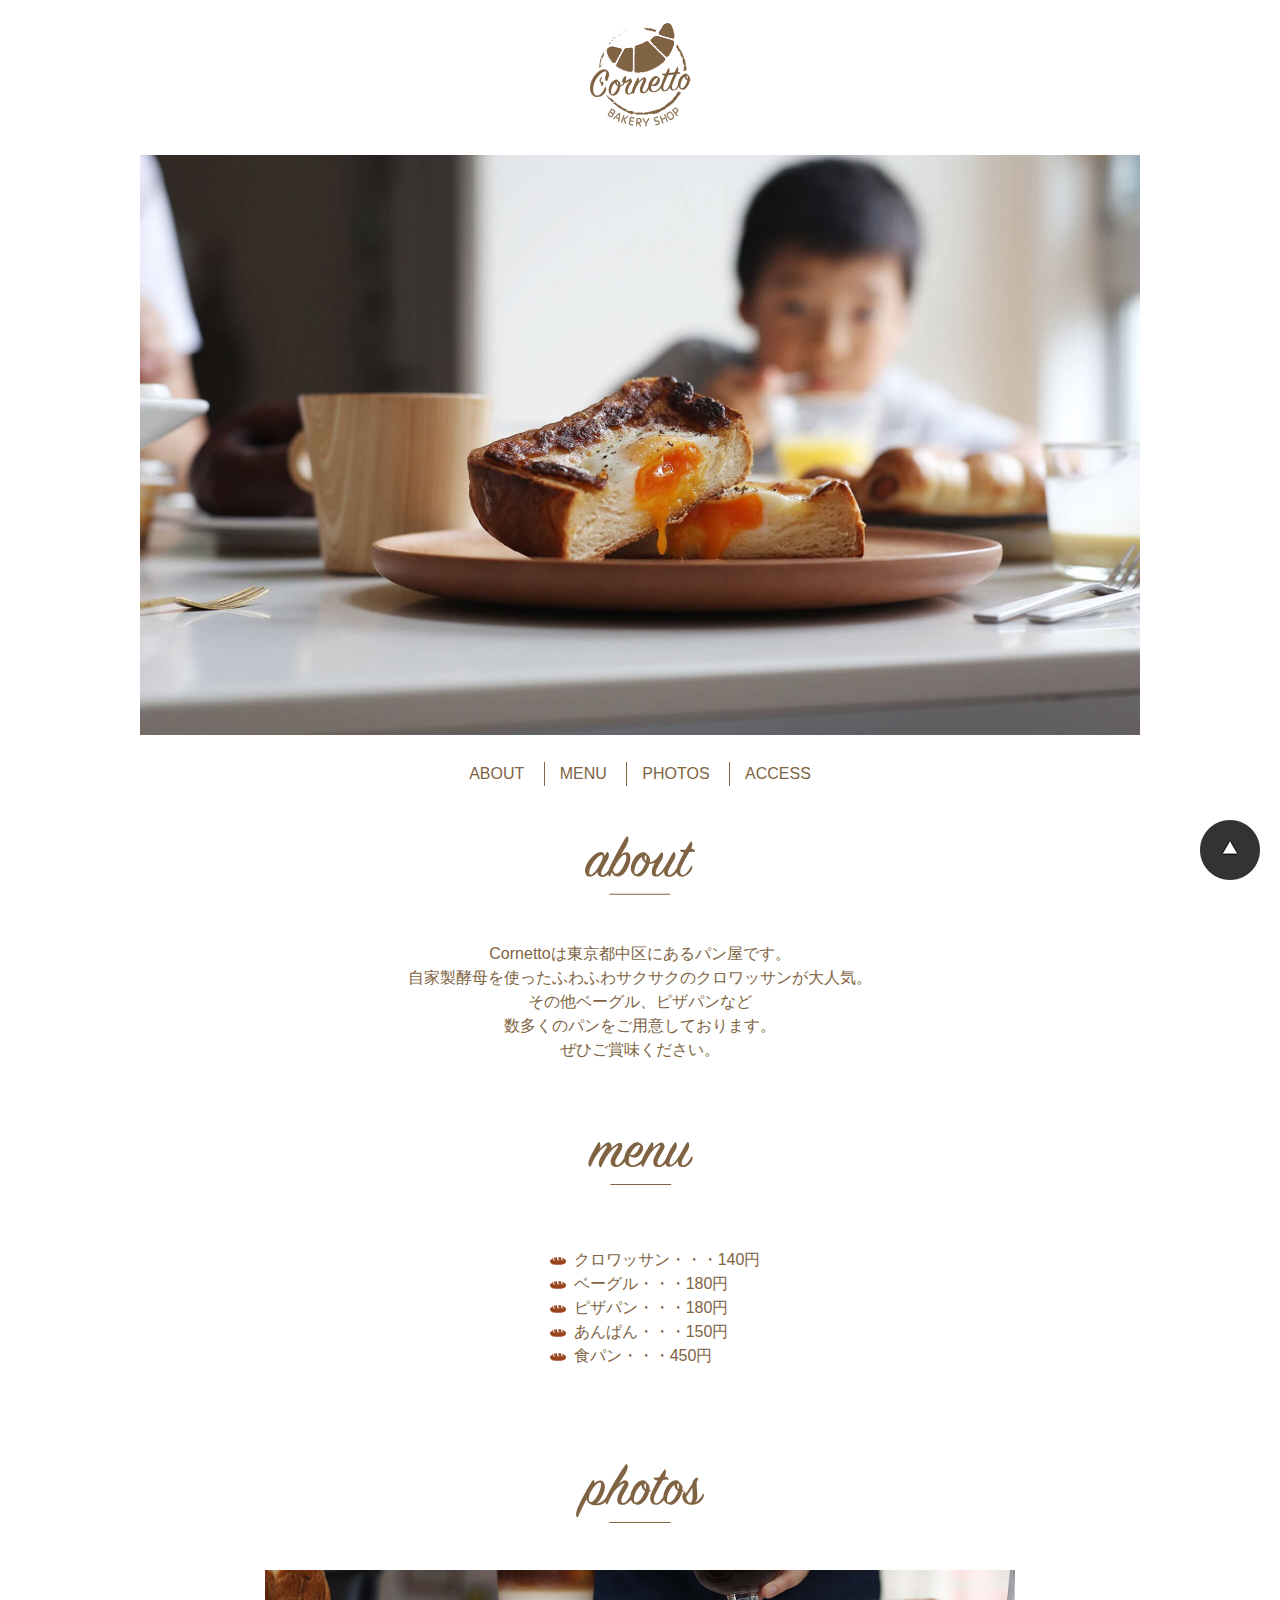
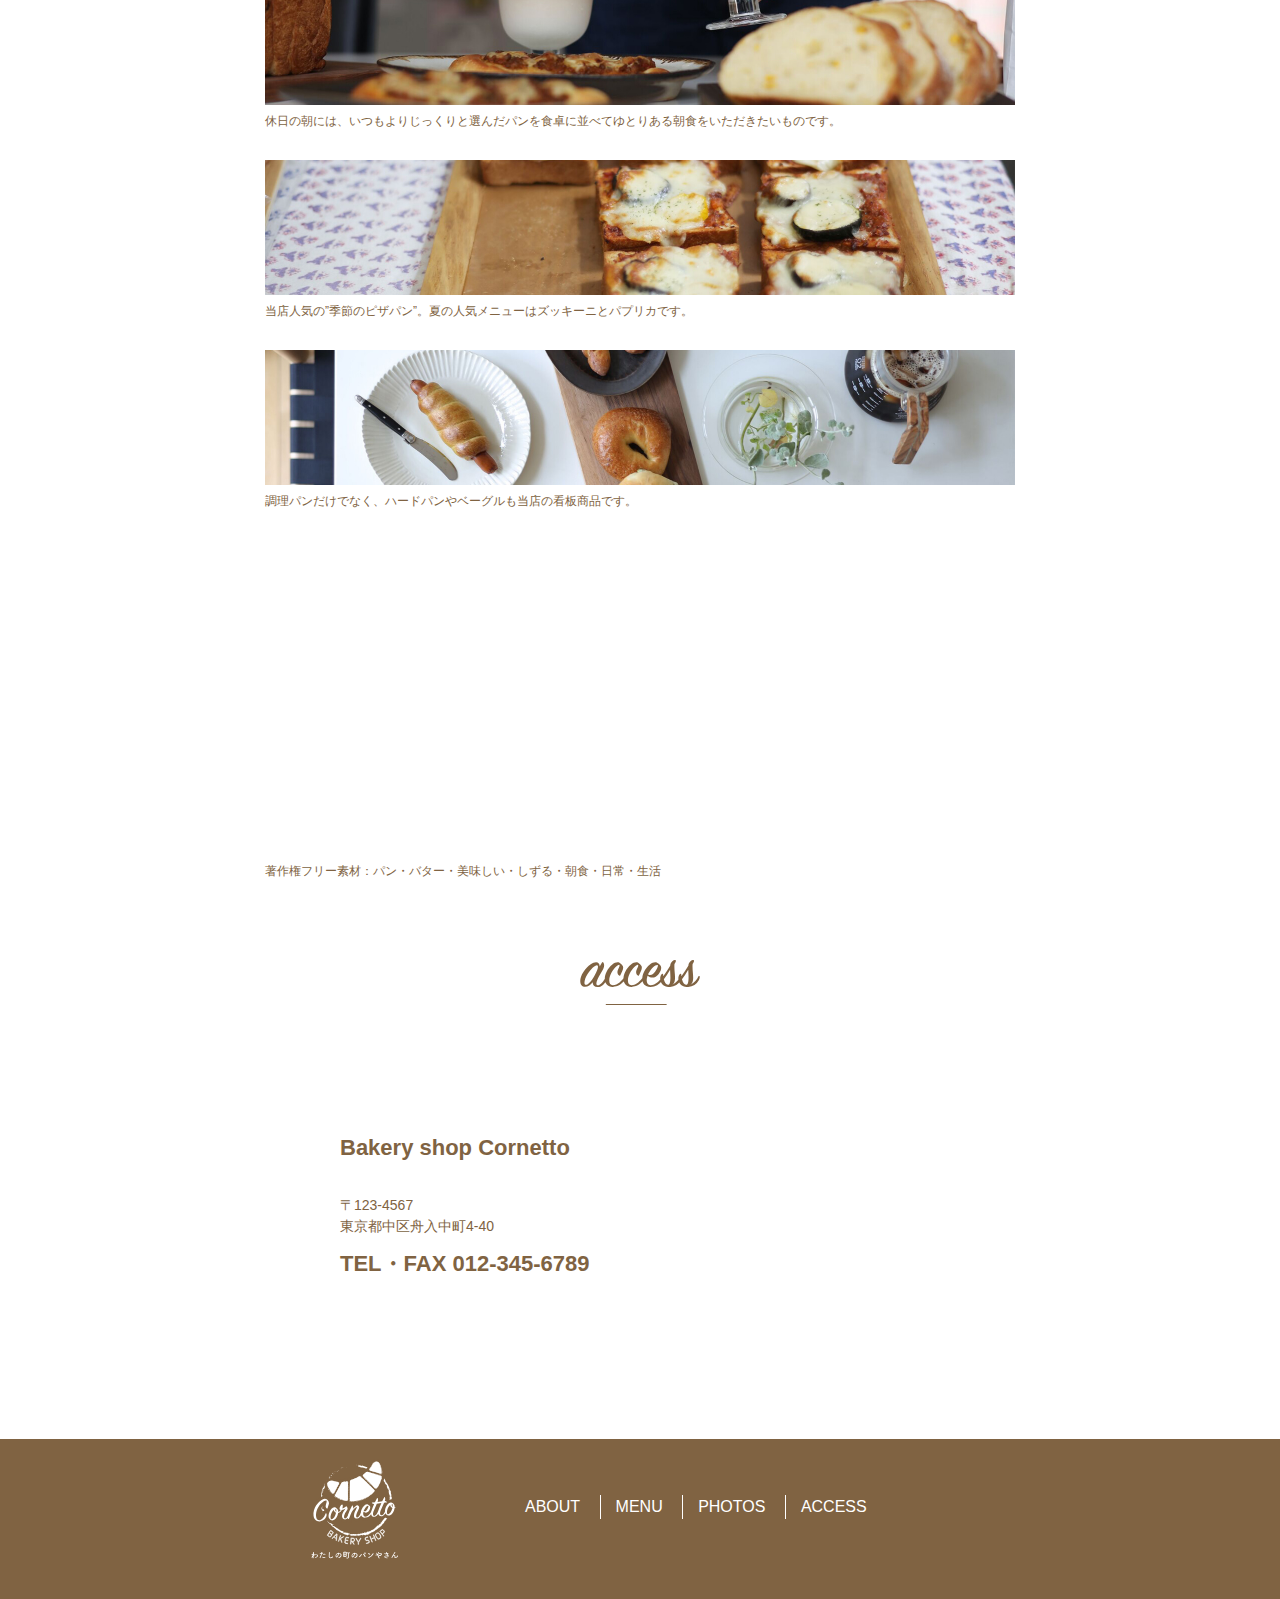
<file: lesson6/index.html>
<!DOCTYPE html>
<html lang="ja">
  <head>
    <meta charset="UTF-8" />
    <!-- ページタイトル -->
    <title>Cornetto</title>
    <!-- ページのキーワード -->
    <meta name="keywords" content="焼き立て,パン,こだわり,東京都" />
    <!-- デスクリプション：ページの説明 -->
    <meta
      name="description"
      content="焼きたてパン屋Cornettoのホームページです。"
    />
    <!-- ファビコンのリンク -->
    <link rel="shortcut icon" href="img/favicon.ico" />
    <!-- リセットCSSの読み込み -->
    <link rel="stylesheet" href="css/normalize.css" />
    <!-- スタイルの読み込み -->
    <link rel="stylesheet" href="css/style.css" />
  </head>
  <body>
    <header class="header">
      <h1 class="logo">
        <img src="img/logo.svg" alt="Cornetto" />
      </h1>
    </header>

    <!-- <main>の中身をマークアップ -->
    <main class="main">
      <figure class="top center slide" id="top">
        <img src="img/top_01.jpg" alt="Cornettoのパン1" />
        <img src="img/top_02.jpg" alt="Cornettoのパン2" />
        <img src="img/top_03.jpg" alt="Cornettoのパン3" />
        <img src="img/top_01.jpg" alt="Cornettoのパン1" />
      </figure>

      <nav class="nav">
        <ul class="nav-list">
          <li><a href="#about">about</a></li>
          <li><a href="#menu">menu</a></li>
          <li><a href="#photos">photos</a></li>
          <li><a href="#access">access</a></li>
        </ul>
      </nav>

      <section class="section about" id="about">
        <h2 class="heading">
          <img src="img/ttl_about.svg" alt="about" />
        </h2>
        <p>
          Cornettoは東京都中区にあるパン屋です。<br />
          自家製酵母を使ったふわふわサクサクのクロワッサンが大人気。<br />
          その他ベーグル、ピザパンなど<br />
          数多くのパンをご用意しております。<br />
          ぜひご賞味ください。
        </p>
      </section>

      <section class="section menu" id="menu">
        <h2 class="heading">
          <img src="img/ttl_menu.svg" alt="menu">
        </h2>
        <ul class="menu-list">
          <li>クロワッサン・・・140円</li>
          <li>ベーグル・・・180円</li>
          <li>ピザパン・・・180円</li>
          <li>あんぱん・・・150円</li>
          <li>食パン・・・450円</li>
        </ul>
      </section>

      <section class="section photos" id="photos">
        <h2 class="heading">
          <img src="img/ttl_photos.svg" alt="photos">
        </h2>
          <ul class="photos-list">
            <li>
              <figure>
                <img src="img/photos_01.jpg" alt="ゆとりある朝食">
                <figcaption>休日の朝には、いつもよりじっくりと選んだパンを食卓に並べてゆとりある朝食をいただきたいものです。</figcaption>
              </figure>
            </li>
            <li>
                <figure>
                  <img src="img/photos_02.jpg" alt="季節のピザパン">
                  <figcaption>当店人気の”季節のピザパン”。夏の人気メニューはズッキーニとパプリカです。</figcaption>
                </figure>
            </li>
            <li>
              <figure>
                <img src="img/photos_03.jpg" alt="ハードパンやベーグル">
                <figcaption>調理パンだけでなく、ハードパンやベーグルも当店の看板商品です。</figcaption>
              </figure>
            </li>
            <li>
              <figure>
                <iframe width="560" height="315" src="https://www.youtube.com/embed/0xnHXUySSMk" title="YouTube video player" frameborder="0" allow="accelerometer; autoplay; clipboard-write; encrypted-media; gyroscope; picture-in-picture" allowfullscreen></iframe>
                <figcaption>著作権フリー素材：パン・バター・美味しい・しずる・朝食・日常・生活</figcaption>
              </figure>
            </li>
          </ul>
        </section>

      <section class="section access" id="access">
        <h2 class="heading">
          <img src="img/ttl_access.svg" alt="access">
        </h2>
        <div class="access-row">
          <address class="access-address">
            <strong>Bakery shop Cornetto</strong><br>
            〒123-4567<br>
            東京都中区舟入中町4-40<br>
            <strong>TEL・FAX 012-345-6789</strong>
          </address>
          <figure class="access-map">
            <!--<img src="img/map.png" alt="店舗周辺地図">-->
            <iframe src="https://www.google.com/maps/embed?pb=!1m18!1m12!1m3!1d186668.9157352336!2d141.26015039135606!3d43.026663279220266!2m3!1f0!2f0!3f0!3m2!1i1024!2i768!4f13.1!3m3!1m2!1s0x5f0b2bd6e30a2985%3A0x5398ede5382c8a3c!2z5a2m5qCh5rOV5Lq66Zu75a2Q6ZaL55m65a2m5ZySIOWMl-a1t-mBk-aDheWgseWwgumWgOWtpuagoQ!5e0!3m2!1sja!2sjp!4v1624425799159!5m2!1sja!2sjp" width="400" height="300" style="border:0;" allowfullscreen="" loading="lazy"></iframe>
          </figure>
        </div>
        </section>
    </main>

    <a href="#top"><img class="pagetop" src="img/pagetop.png" alt="ページトップに戻る" width="60" height="60" /> </a>

    <footer class="footer">
      <div class="footer-container">
        <p class="footer-logo"><img src="img/logo_w.svg" alt="Cornetto"></p>
        <div class="footer-body">
          <nav class="footer-nav">
            <ul class="footer-nav-list">
              <li><a href="#about">about</a></li>
              <li><a href="#menu">menu</a></li>
              <li><a href="#photos">photos</a></li>
              <li><a href="#access">access</a></li>
            </ul>
          </nav>
          <p><small>&copy;Copyright
            2019 MdN Corporation.</small></p>
        </div>
      </div> 
    </footer>
  </body>
</html>
</file>
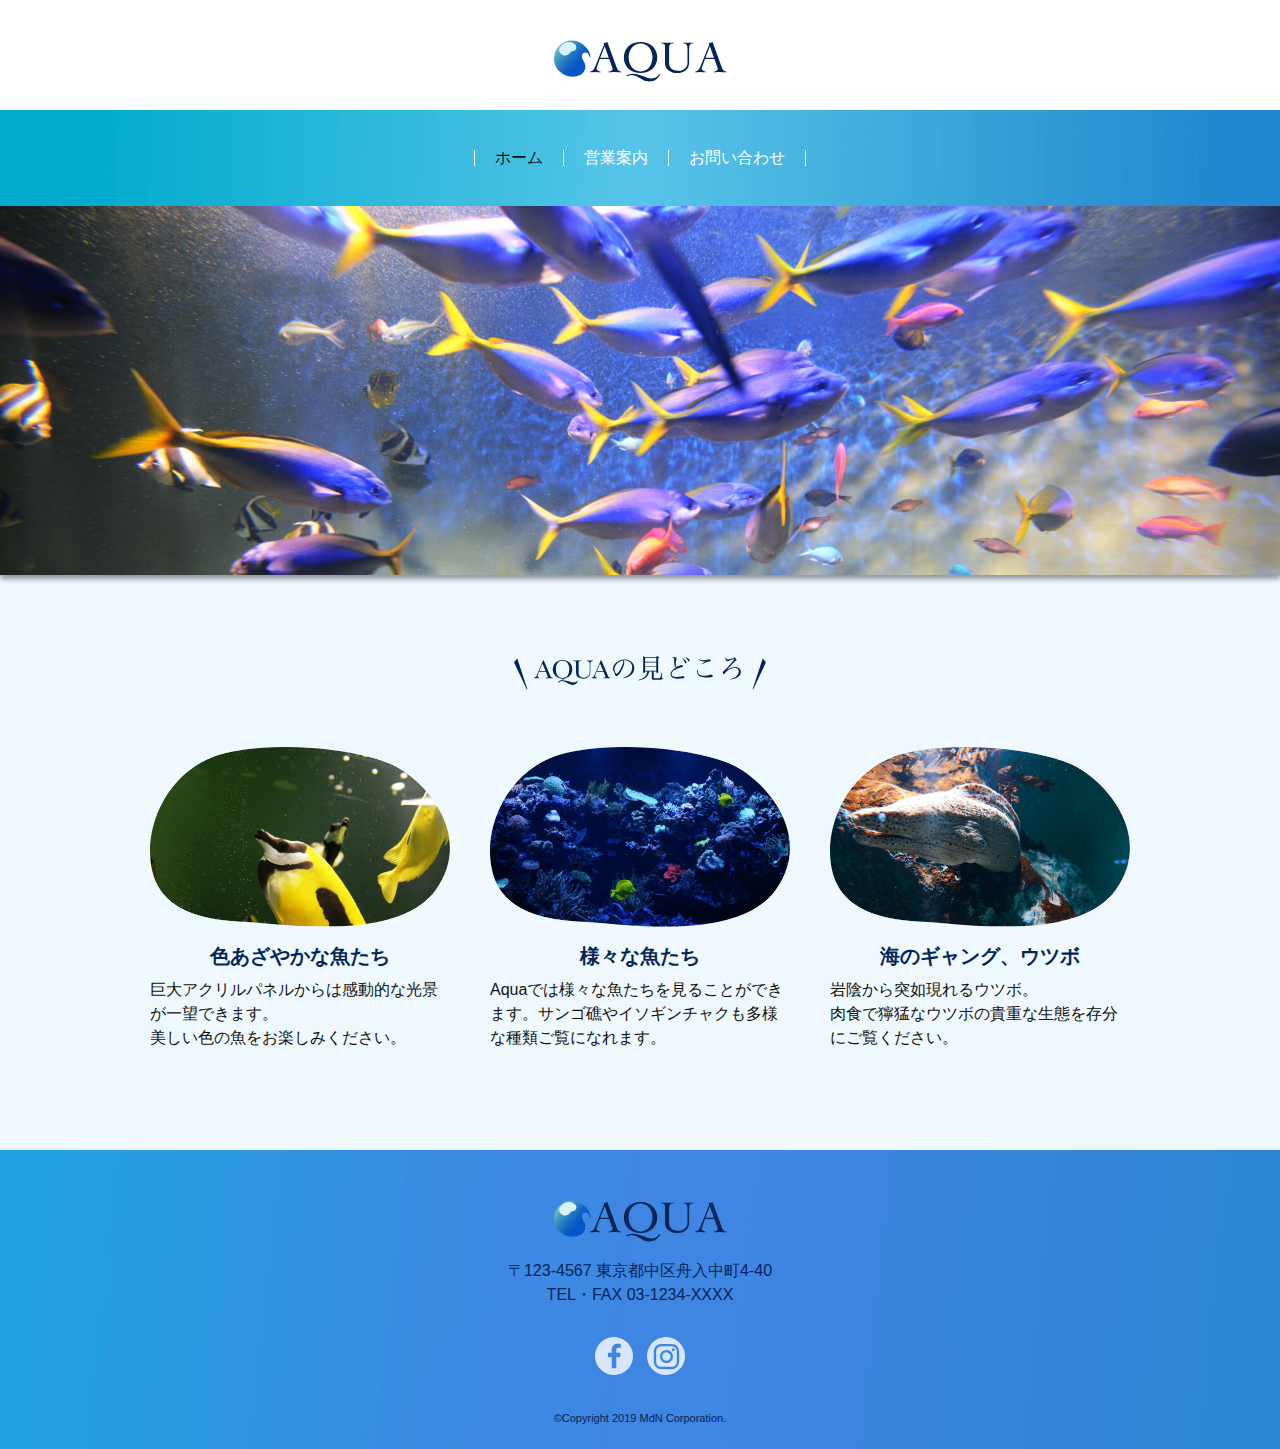
<file: lesson7/index.html>
<!DOCTYPE html>
<html lang="ja">
<head>
  <meta charset="UTF-8">
  <!-- ページタイトル -->
  <title>Aqua</title>
  <!-- ページのキーワード -->
  <meta name="keywords" content="Aqua,水族館,魚,東京都 ">
  <!-- デスクリプション：ページの説明 -->
  <meta name="description" content="Aquaの公式ホームページです。">
  <!-- レスポンシブ対応するための記述 -->
  <meta name="viewport" content="width=device-width, initial-scale=1, shrink-to-fit=no">
  <!-- 電話番号らしき数字を自動でリンクにしないための記述 -->
  <meta name="format-detection" content="telephone=no">
  <!-- ファビコン：お気に入りで表示されるアイコン -->
  <link rel="shortcut icon" href="img/favicon.ico">
  <!-- スマートフォン、タブレットで使用されるアイコン -->
  <link rel="apple-touch-icon" href="img/apple-touch-icon.png">
  <!-- リセットCSSの読み込み -->
  <link rel="stylesheet" href="css/normalize.css">
  <!-- スタイルの読み込み -->
  <link rel="stylesheet" href="css/style.css">
</head>
<body>
  <!-- ヘッダー -->
  <header class="header">
    <!-- ロゴ -->
    <h1 class="logo">
      <a href="./index.html">
        <img src="img/logo.svg" alt="Aqua">
      </a>
    </h1>
    <!-- ナビゲーション用チェックボックス ※ブラウザ上は表示されません -->
    <input type="checkbox" name="navToggle" id="navToggle" class="nav-toggle">
    <!-- ナビゲーション用ハンバーガーボタン -->
    <label for="navToggle" class="btn-burger"></label>
    <!-- ナビゲーション -->
    <nav class="nav">
      <ul class="nav-list">
        <li>ホーム</li>
        <li><a href="guide/index.html" title="営業案内">営業案内</a></li>
        <li><a href="contact/index.html" title="お問い合わせ">お問い合わせ</a></li>
      </ul>
    </nav>
    <!-- ナビゲーションここまで -->
  </header>
  <!-- メインコンテンツ -->
  <main>
    <!-- メインイメージ -->
    <div class="top"></div>
    <!-- セクション（AQUAの見どころ） -->
    <section class="section">
      <!-- 見出し -->
      <h2 class="heading-section">
        <img src="img/ttl_recommend.svg" alt="AQUAの見どころ">
      </h2>
      <!-- 幅768px以上で横並び -->
      <div class="row">
        <!-- 横並び要素 -->
        <section class="col">
          <figure class="col-image">
            <img src="img/img_01.png" alt="色あざやかな魚たち">
          </figure>
          <h3 class="heading-topic">色あざやかな魚たち</h3>
          <p>巨大アクリルパネルからは感動的な光景が一望できます。<br>
            美しい色の魚をお楽しみください。</p>
        </section>
        <!-- 横並び要素 -->
        <section class="col">
          <figure class="col-image">
            <img src="img/img_02.png" alt="様々な魚たち">
          </figure>
          <h3 class="heading-topic">様々な魚たち</h3>
          <p>Aquaでは様々な魚たちを見ることができます。サンゴ礁やイソギンチャクも多様な種類ご覧になれます。</p>
        </section>
        <!-- 横並び要素 -->
        <section class="col">
          <figure class="col-image">
            <img src="img/img_03.png" alt="ウツボ">
          </figure>
          <h3 class="heading-topic">海のギャング、ウツボ</h3>
          <p>岩陰から突如現れるウツボ。<br>
            肉食で獰猛なウツボの貴重な生態を存分にご覧ください。</p>
        </section>
      </div>
      <!-- 横並びここまで -->
    </section>
    <!-- セクションここまで -->
  </main>
  <!-- メインコンテンツここまで -->
  <!-- フッター -->
  <footer class="footer">
    <!-- フッターロゴ -->
    <p class="footer-logo">
      <a href="./index.html">
        <img src="img/logo.svg" alt="AQUA">
      </a>
    </p>
    <!-- 連絡先 -->
    <address class="footer-address">〒123-4567 東京都中区舟入中町4-40<br>
      TEL・FAX 03-1234-XXXX</address>
    <!-- SNSのリンクボタン -->
    <div class="footer-sns">
      <a href="#" target="_blank">
        <img src="img/btn_facebook.svg" alt="facebook">
      </a>
      <a href="#" target="_blank">
        <img src="img/btn_instagram.svg" alt="instagram">
      </a>
    </div>
    <!-- コピーライト -->
    <p class="copyright">
      <small>&copy;Copyright 2019 MdN Corporation.</small>
    </p>
  </footer>
  <!-- フッターここまで -->
</body>
</html>
</file>
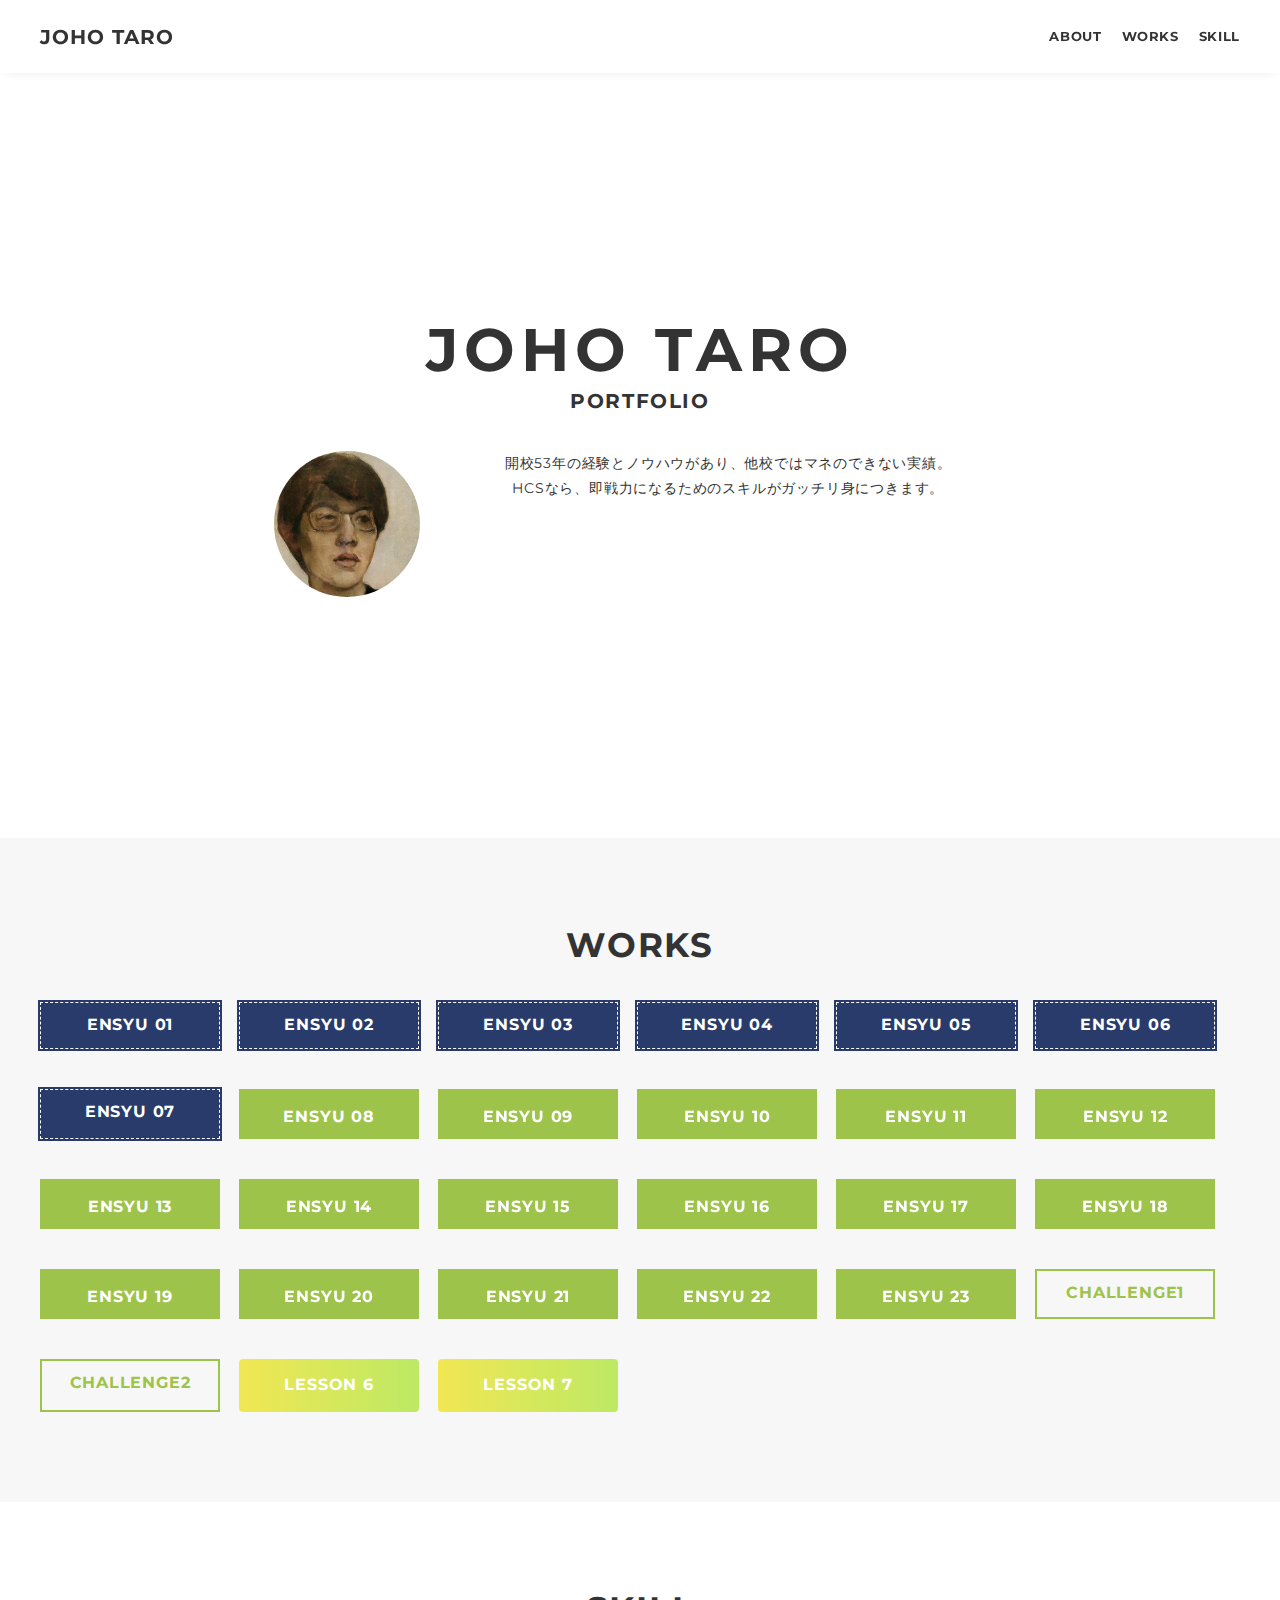
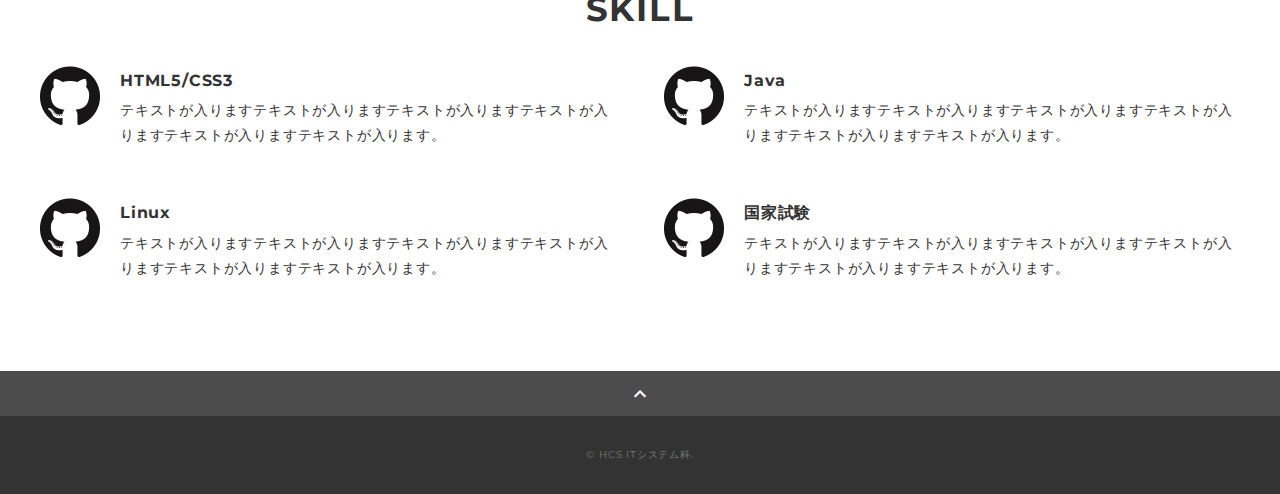
<file: portfolio/index.html>
<!DOCTYPE html>
<html>

<head>
	<meta charset="utf-8">
	<meta name="viewport" content="width=device-width,initial-scale=1.0,user-scalable=no">
	<meta name="description" content="JOHO TAROのポートフォリオサイトです" />
	<title>PORTFOLIO</title>
	<link rel="preconnect" href="https://fonts.gstatic.com">
	<link href="https://fonts.googleapis.com/css2?family=Montserrat:wght@400;700&display=swap" rel="stylesheet">
	<link href="https://fonts.googleapis.com/css?family=Material+Icons+Outlined" rel="stylesheet">
	<link href="css/ress.css" media="all" rel="stylesheet" type="text/css" />
	<link href="css/style.css" media="all" rel="stylesheet" type="text/css" />
	<link rel="shortcut icon" href="img/favicon.ico" />
</head>

<body>
	<div class="wrapper">
		<!-- header -->
		<header class="header ">
			<div class="inner">
				<h1 class="header-logo">
					<a href=".">JOHO TARO</a>
				</h1>
				<nav class="header-nav">
					<ul class="header-nav-list">
						<li class="header-nav-item"><a href="#about">ABOUT</a></li>
						<li class="header-nav-item"><a href="#works">WORKS</a></li>
						<li class="header-nav-item"><a href="#skill">SKILL</a></li>
					</ul>
				</nav>
			</div>
		</header>
		<!-- /header -->
		<main class="content">
			<!-- main-visual -->
			<div class="main-visual" id="about">
				<div class="main-visual-inner">
					<p class="main-visual-title">JOHO TARO</p>
					<p class="main-visual-subtitle">PORTFOLIO</p>
					<div class="main-visual-profile">
						<p class="main-visual-img">
							<img src="img/profile.png" alt="自画像" />
						</p>
						<p class="main-visual-text">
							開校53年の経験とノウハウがあり、<br class="sp-only">他校ではマネのできない実績。<br>
							HCSなら、即戦力になるためのスキルが<br class="sp-only">ガッチリ身につきます。<br>
						</p>
					</div>
				</div>
			</div>
			<!-- /main-visual -->
			<!-- works -->
			<section class="works section" id="works">
				<div class="inner">
					<h2 class="title">WORKS</h2>
					<div class="works-list">
						<a class="works-item btn-denim" href="../ensyu/01.html">ENSYU 01</a>
						<a class="works-item btn-denim" href="../ensyu/02.html">ENSYU 02</a>
						<a class="works-item btn-denim" href="../ensyu/03.html">ENSYU 03</a>
						<a class="works-item btn-denim" href="../ensyu/04.html">ENSYU 04</a>
						<a class="works-item btn-denim" href="../ensyu/05.html">ENSYU 05</a>
						<a class="works-item btn-denim" href="../ensyu/06.html">ENSYU 06</a>
						<a class="works-item btn-denim" href="../ensyu/07.html">ENSYU 07</a>
						<a class="works-item btn-open" href="../ensyu/08.html">ENSYU 08</a>
						<a class="works-item btn-open" href="../ensyu/09.html">ENSYU 09</a>
						<a class="works-item btn-open" href="../ensyu/10.html">ENSYU 10</a>
						<a class="works-item btn-open" href="../ensyu/11.html">ENSYU 11</a>
						<a class="works-item btn-open" href="../ensyu/12.html">ENSYU 12</a>
						<a class="works-item btn-open" href="../ensyu/13_2.html">ENSYU 13</a>
						<a class="works-item btn-open" href="../ensyu/14.html">ENSYU 14</a>
						<a class="works-item btn-open" href="../ensyu/15.html">ENSYU 15</a>
						<a class="works-item btn-open" href="../ensyu/16.html">ENSYU 16</a>
						<a class="works-item btn-open" href="../ensyu/17_3.html">ENSYU 17</a>
						<a class="works-item btn-open" href="../ensyu/18.html">ENSYU 18</a>
						<a class="works-item btn-open" href="../ensyu/19_2.html">ENSYU 19</a>
						<a class="works-item btn-open" href="../ensyu/20.html">ENSYU 20</a>
						<a class="works-item btn-open" href="../ensyu/21_2.html">ENSYU 21</a>
						<a class="works-item btn-open" href="../ensyu/22_2.html">ENSYU 22</a>
						<a class="works-item btn-open" href="../ensyu/23_2.html">ENSYU 23</a>
						<a class="works-item btn-box" href="../challenge/ch.html">CHALLENGE1</a>
						<a class="works-item btn-box" href="../challenge2/ch2.html">CHALLENGE2</a>
						<a class="works-item btn-gradation" href="../lesson6/index.html">LESSON 6</a>
						<a class="works-item btn-gradation" href="../lesson7/index.html">LESSON 7</a>
					</div>
				</div>
			</section>
			<!-- /works -->

			<!-- skill -->
			<section class="skill section" id="skill">
				<div class="inner">
					<h2 class="title">SKILL</h2>
					<div class="skill-list">
						<div class="skill-item">
							<p class="skill-img"><img src="img/icon_skill.png" alt=""></p>
							<div class="skill-body">
								<h3 class="skill-name">HTML5/CSS3</h3>
								<p class="skill-text">
									テキストが入りますテキストが入りますテキストが入りますテキストが入りますテキストが入りますテキストが入ります。</p>
							</div>
						</div>
						<div class="skill-item">
							<p class="skill-img"><img src="img/icon_skill.png" alt=""></p>
							<div class="skill-body">
								<h3 class="skill-name">Java</h3>
								<p class="skill-text">
									テキストが入りますテキストが入りますテキストが入りますテキストが入りますテキストが入りますテキストが入ります。</p>
							</div>
						</div>
						<div class="skill-item">
							<p class="skill-img"><img src="img/icon_skill.png" alt=""></p>
							<div class="skill-body">
								<h3 class="skill-name">Linux</h3>
								<p class="skill-text">
									テキストが入りますテキストが入りますテキストが入りますテキストが入りますテキストが入りますテキストが入ります。</p>
							</div>
						</div>
						<div class="skill-item">
							<p class="skill-img"><img src="img/icon_skill.png" alt=""></p>
							<div class="skill-body">
								<h3 class="skill-name">国家試験</h3>
								<p class="skill-text">
									テキストが入りますテキストが入りますテキストが入りますテキストが入りますテキストが入りますテキストが入ります。</p>
							</div>
						</div>
					</div>
				</div>
			</section>
			<!-- /skill -->
			<div class="page-top" id="js-page-top">
				<span class="material-icons-outlined">expand_less</span>
			</div>
		</main>
		<!-- footer -->
		<footer class="footer">
			<div class="copyright">&copy; HCS ITシステム科.</div>
		</footer>
		<!-- /footer -->
	</div>
	<script src="https://ajax.googleapis.com/ajax/libs/jquery/3.5.1/jquery.min.js"></script>
	<script type="text/javascript" src="js/script.js"></script>
</body>

</html>
</file>
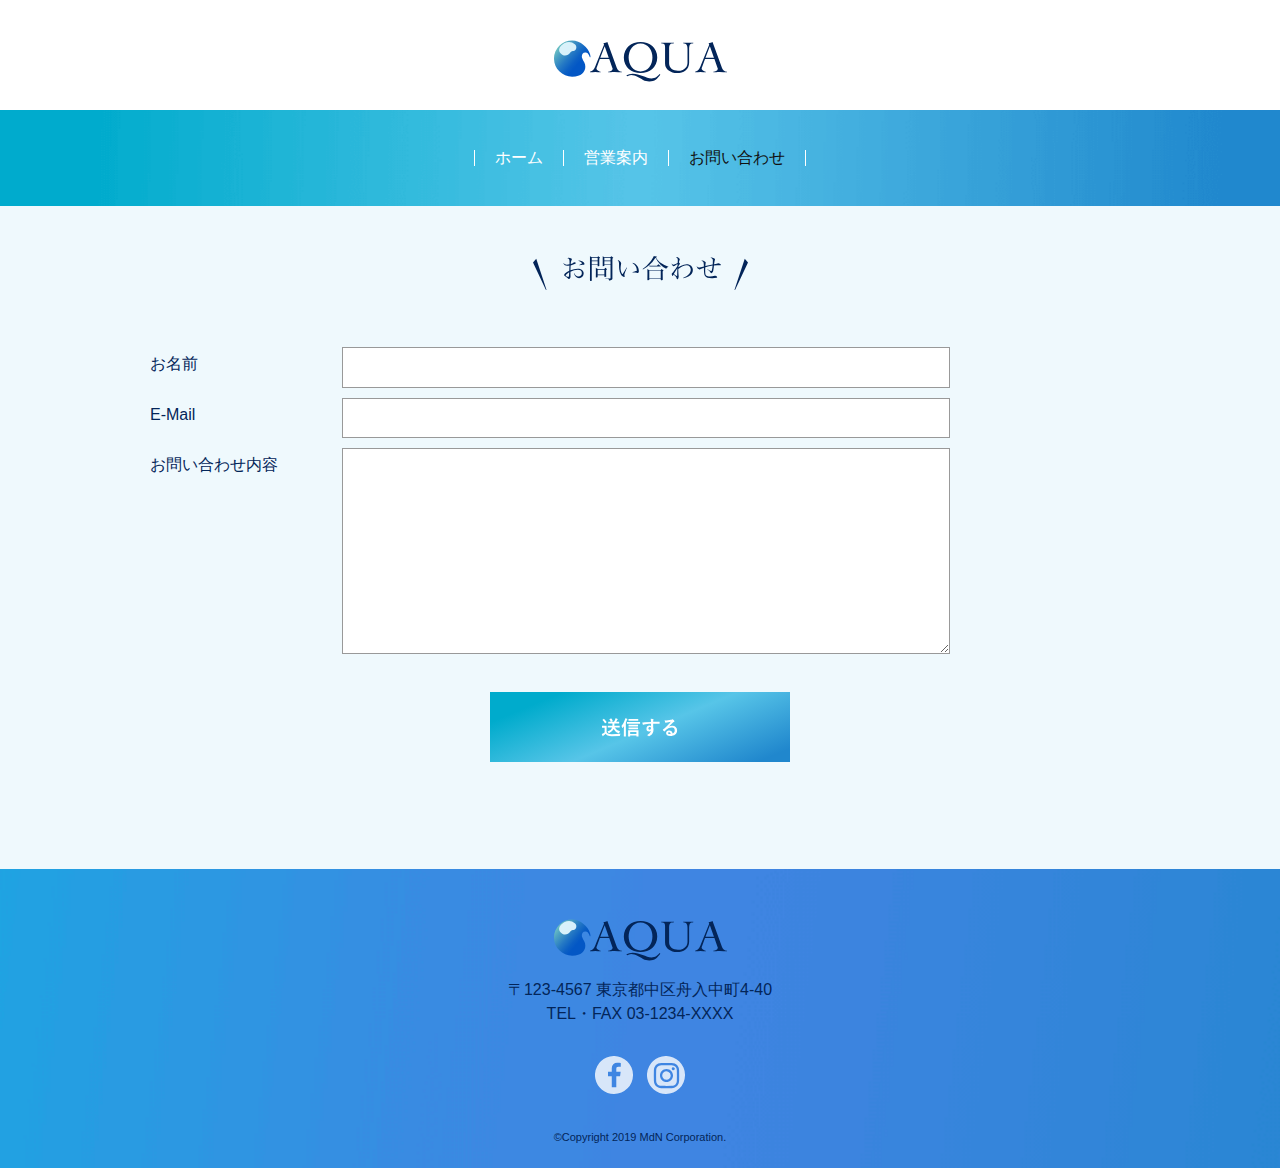
<file: lesson7/contact/index.html>
<!DOCTYPE html>
<html lang="ja">
  <head>
    <meta charset="utf-8" />
    <!-- ページタイトル -->
    <title>お問い合わせ - Aqua</title>
    <!-- ページのキーワード -->
    <meta name="keywords" content="お問い合わせ,Aqua,水族館,魚,東京都 " />
    <!-- デスクリプション：ページの説明 -->
    <meta name="description" content="Aquaのお問い合わせページです。" />
    <!-- レスポンシブ対応するための記述 -->
    <meta
      name="viewport"
      content="width=device-width, initial-scale=1, shrink-to-fit=no"
    />
    <!-- 電話番号らしき数字を自動でリンクにしないための記述 -->
    <meta name="format-detection" content="telephone=no" />
    <!-- ファビコン：お気に入りで表示されるアイコン -->
    <link rel="shortcut icon" href="../img/favicon.ico" />
    <!-- スマートフォン、タブレットで使用されるアイコン -->
    <link rel="apple-touch-icon" href="../img/apple-touch-icon.png" />
    <!-- リセットCSSの読み込み -->
    <link rel="stylesheet" href="../css/normalize.css" />
    <!-- スタイルの読み込み -->
    <link rel="stylesheet" href="../css/style.css" />
  </head>
  <body>
    <!-- ヘッダー -->
    <header class="header">
      <!-- ロゴ -->
      <h1 class="logo">
        <a href="../index.html">
          <img src="../img/logo.svg" alt="Aqua" />
        </a>
      </h1>
      <!-- ナビゲーション用チェックボックス ※ブラウザ上は表示されません -->
      <input
        type="checkbox"
        name="navToggle"
        id="navToggle"
        class="nav-toggle"
      />
      <!-- ナビゲーション用ハンバーガーボタン -->
      <label for="navToggle" class="btn-burger"></label>
      <!-- ナビゲーション -->
      <nav class="nav">
        <ul class="nav-list">
          <li><a href="../index.html" title="ホーム">ホーム</a></li>
          <li><a href="../guide/index.html" title="営業案内">営業案内</a></li>
          <li>お問い合わせ</li>
        </ul>
      </nav>
      <!-- ナビゲーションここまで -->
    </header>
    <!-- メインコンテンツ -->
    <main>
      <!-- セクション（お問い合わせ） -->
      <section class="section">
        <h2 class="heading-section">
          <img src="img/ttl_contact.svg" alt="お問い合わせフォーム" />
        </h2>
        <!-- フォーム -->
        <form action="">
          <!-- お名前 -->
          <div class="form-group">
            <label for="yourName" class="form-label">お名前</label>

            <div class="form-col">
              <input type="text" name="お名前" id="yourName" />
            </div>
          </div>
          
          <!-- E-Mail -->
          <div class="form-group">
            <!-- 項目名 -->
            <label for="yourEmail" class="form-label">E-Mail</label>
            <div class="form-col">
              <input type="email" name="E-Mail" id="yourEmail" />
            </div>

            <!-- 入力欄：email -->
          </div>
          
          <!-- お問い合わせ内容 -->
          <div class="form-group">
            <!-- 項目名 -->
            <label for="yourInquiry" class="form-label">お問い合わせ内容</label>
            <!-- 入力欄：テキストエリア -->
            <div class="form-col">
              <textarea name="お問い合わせ内容" id="yourInquiry" cols="30" rows="10"></textarea>
            </div>
          </div>
          <!-- 送信ボタン -->
          <div class="form-btn">
            <button type="submit">
              <img src="../img/btn_send.svg" alt="送信する">
            </button>
          </div>
        </form>
        <!-- フォームここまで -->
      </section>
      <!-- セクションここまで -->
    </main>
    <!-- メインコンテンツここまで -->
    <!-- フッター -->
    <footer class="footer">
      <!-- フッターロゴ -->
      <p class="footer-logo">
        <a href="../index.html">
          <img src="../img/logo.svg" alt="AQUA" />
        </a>
      </p>
      <!-- 連絡先 -->
      <address class="footer-address">
        〒123-4567 東京都中区舟入中町4-40<br />
        TEL・FAX 03-1234-XXXX
      </address>
      <!-- SNSのリンクボタン -->
      <div class="footer-sns">
        <a href="" target="_blank">
          <img src="../img/btn_facebook.svg" alt="facebook" />
        </a>
        <a href="" target="_blank">
          <img src="../img/btn_instagram.svg" alt="instagram" />
        </a>
      </div>
      <!-- コピーライト -->
      <p class="copyright">
        <small>&copy;Copyright 2019 MdN Corporation.</small>
      </p>
    </footer>
    <!-- フッターここまで -->
  </body>
</html>
</file>
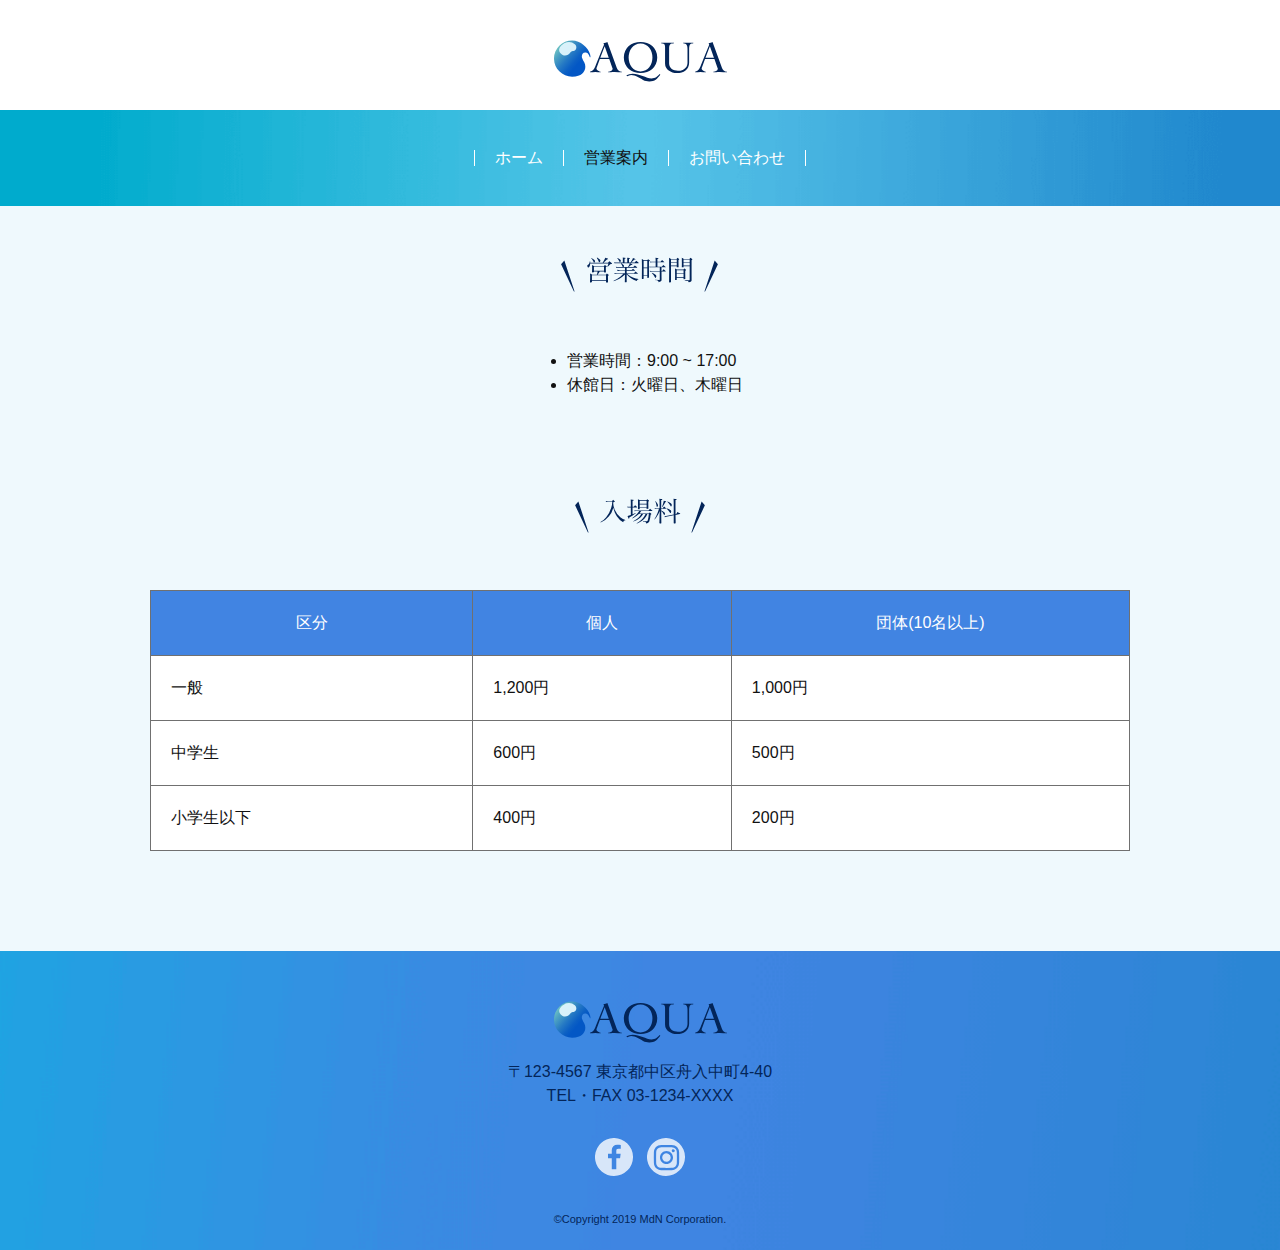
<file: lesson7/guide/index.html>
<!DOCTYPE html>
<html lang="ja">
<head>
  <meta charset="utf-8">
  <!-- ページタイトル -->
  <title>営業案内 - Aqua</title>
  <!-- ページのキーワード -->
  <meta name="keywords" content="営業案内,Aqua,水族館,魚,東京都 ">
  <!-- デスクリプション：ページの説明 -->
  <meta name="description" content="Aquaの営業案内ページです。">
  <!-- レスポンシブ対応するための記述 -->
  <meta name="viewport" content="width=device-width, initial-scale=1, shrink-to-fit=no">
  <!-- 電話番号らしき数字を自動でリンクにしないための記述 -->
  <meta name="format-detection" content="telephone=no">
  <!-- ファビコン：お気に入りで表示されるアイコン -->
  <link rel="shortcut icon" href="../img/favicon.ico">
  <!-- スマートフォン、タブレットで使用されるアイコン -->
  <link rel="apple-touch-icon" href="../img/apple-touch-icon.png">
  <!-- リセットCSSの読み込み -->
  <link rel="stylesheet" href="../css/normalize.css">
  <!-- スタイルの読み込み -->
  <link rel="stylesheet" href="../css/style.css">
</head>
<body>
  <!-- ヘッダー -->
  <header class="header">
    <!-- ロゴ -->
    <h1 class="logo">
      <a href="../index.html">
        <img src="../img/logo.svg" alt="Aqua">
      </a>
    </h1>
    <!-- ナビゲーション用チェックボックス ※ブラウザ上は表示されません -->
    <input type="checkbox" name="navToggle" id="navToggle" class="nav-toggle">
    <!-- ナビゲーション用ハンバーガーボタン -->
    <label for="navToggle" class="btn-burger"></label>
    <!-- ナビゲーション -->
    <nav class="nav">
      <ul class="nav-list">
        <li><a href="../index.html" title="ホーム">ホーム</a></li>
        <li>営業案内</li>
        <li><a href="../contact/index.html" title="お問い合わせ">お問い合わせ</a></li>
      </ul>
    </nav>
    <!-- ナビゲーションここまで -->
  </header>
  <!-- メインコンテンツ -->
  <main>
    <!-- セクション（営業時間） -->
    <section class="section">
      <!-- 見出し -->
      <h2 class="heading-section">
        <img src="img/ttl_open_time.svg" alt="営業時間">
      </h2>
      <div class="open-time">
        <ul class="open-time-list">
          <li>営業時間：9:00 ~ 17:00</li>
          <li>休館日：火曜日、木曜日</li>
        </ul>
      </div>
    </section>
    <!-- セクション（営業時間）ここまで -->
    <!-- セクション（入場料） -->
    <section class="section">
      <!-- 見出し -->
      <h2 class="heading-section">
        <img src="img/ttl_price.svg" alt="入場料">
      </h2>
      <!-- テーブル -->
      <table class="price-table">
        <thead>
          <tr>
            <th>区分</th>
            <th>個人</th>
            <th>団体(10名以上)</th>
          </tr>
        </thead>
        <tbody>
          <tr>
            <th>一般</th>
            <td>1,200円</td>
            <td>1,000円</td>
          </tr>
          <tr>
            <th>中学生</th>
            <td>600円</td>
            <td>500円</td>
          </tr>
          <tr>
            <th>小学生以下</th>
            <td>400円</td>
            <td>200円</td>
          </tr>
        </tbody>
      </table>
        <!-- テーブルの上部 -->

        <!-- テーブルの本体 -->
        
      
      <!-- テーブルここまで -->
    </section>
    <!-- セクション（入場料）ここまで -->
  </main>
  <!-- メインコンテンツここまで -->
  <!-- フッター -->
  <footer class="footer">
    <!-- フッターロゴ -->
    <p class="footer-logo">
      <a href="../index.html">
        <img src="../img/logo.svg" alt="AQUA">
      </a>
    </p>
    <!-- 連絡先 -->
    <address class="footer-address">〒123-4567 東京都中区舟入中町4-40<br>
      TEL・FAX 03-1234-XXXX</address>
    <!-- SNSのリンクボタン -->
    <div class="footer-sns">
      <a href="" target="_blank">
        <img src="../img/btn_facebook.svg" alt="facebook">
      </a>
      <a href="" target="_blank">
        <img src="../img/btn_instagram.svg" alt="instagram">
      </a>
    </div>
    <!-- コピーライト -->
    <p class="copyright">
      <small>&copy;Copyright 2019 MdN Corporation.</small>
    </p>
  </footer>
  <!-- フッターここまで -->
</body>
</html>
</file>
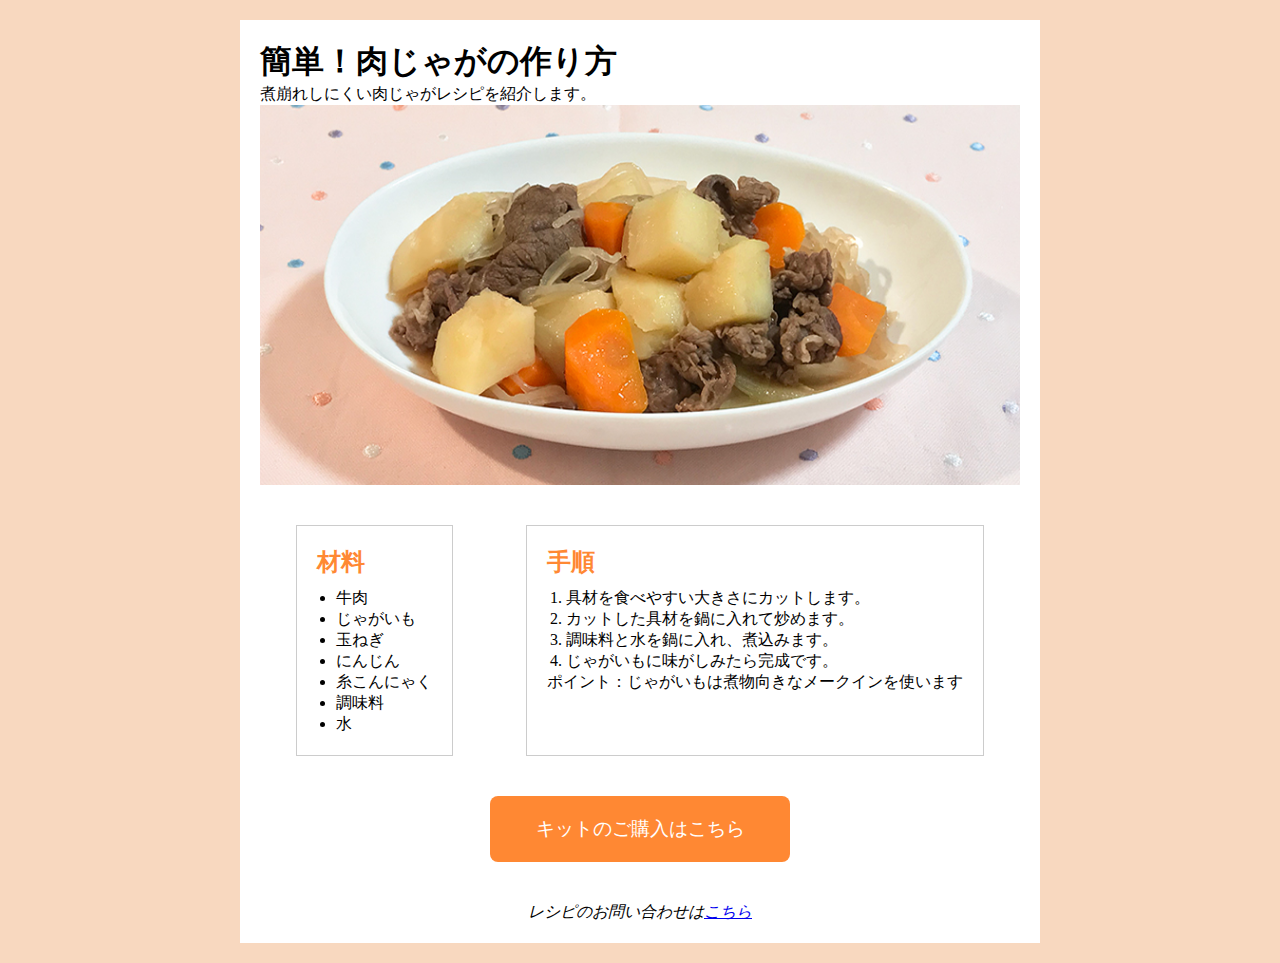
<file: challenge/ch.html>
<!DOCTYPE html>
<html lang="ja">
  <head>
    <meta charset="UTF-8" />
    <title>簡単！肉じゃがの作り方</title>
    <link rel="stylesheet" href="ch.css">
  </head>
  <body>
    <article>
      <h1>簡単！肉じゃがの作り方</h1>
      <p>煮崩れしにくい肉じゃがレシピを紹介します。</p>
      <p>
        <img
          src="recipe.jpg"
          alt="完成した肉じゃがの写真"
          width="800"
          height="400"
        />
      </p>
      <div class="flexContainer">
      <section>
        <h2>材料</h2>
        <ul>
          <li>牛肉</li>
          <li>じゃがいも</li>
          <li>玉ねぎ</li>
          <li>にんじん</li>
          <li>糸こんにゃく</li>
          <li>調味料</li>
          <li>水</li>
        </ul>
      </section>
      <section>
        <h2>手順</h2>
        <ol>
          <li>具材を食べやすい大きさにカットします。</li>
          <li>カットした具材を鍋に入れて炒めます。</li>
          <li>調味料と水を鍋に入れ、煮込みます。</li>
          <li>じゃがいもに味がしみたら完成です。</li>
        </ol>
        <p>ポイント：じゃがいもは煮物向きなメークインを使います</p>
      </section>
    </div >
      <div class="btnArea">
        <p class="btn"><a href="#">キットのご購入はこちら</a></p>
        <address>レシピのお問い合わせは<a href="#">こちら</a></address>
      </div>
    </article>
  </body>
</html>
</file>
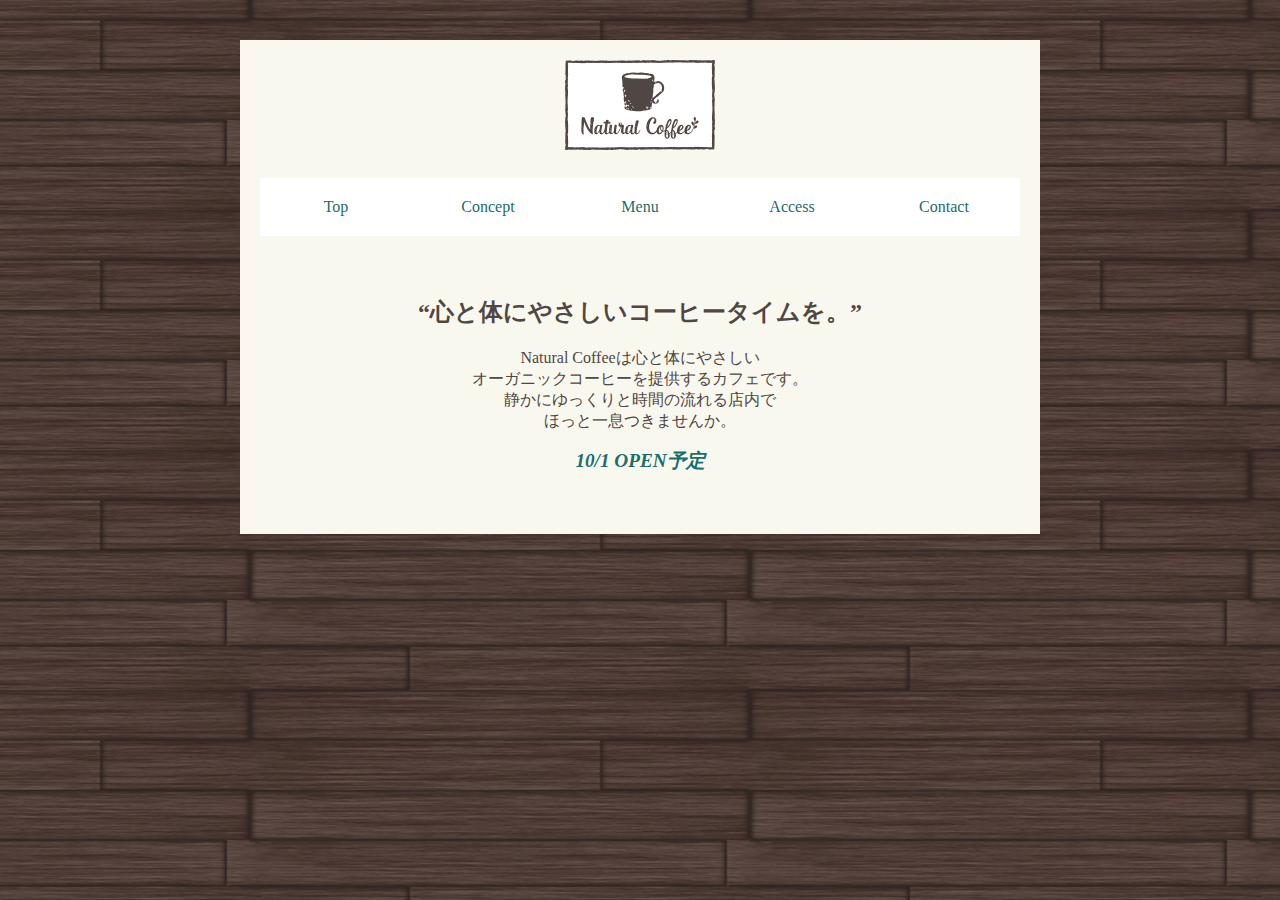
<file: challenge2/ch2.html>
<!DOCTYPE html>
<html lang="ja">
  <head>
    <meta charset="UTF-8" />
    <title>Natural Coffee | 心と体にやさしいコーヒータイムを。</title>
    <meta
      name="description"
      content="心と体にやさしいオーガニックコーヒーを提供するNatural Coffee。"
    />
    <link rel="stylesheet" href="ch2.css" />
  </head>
  <body>
    <div class="wrapper">
      <header>
        <h1 class="logo">
          <img src="logo.png" alt="Natural Coffee" width="150" height="90" />
        </h1>
        <nav>
          <ul>
            <li><a href="#">Top</a></li>
            <li><a href="#">Concept</a></li>
            <li><a href="#">Menu</a></li>
            <li><a href="#">Access</a></li>
            <li><a href="#">Contact</a></li>
          </ul>
        </nav>
      </header>
      <main>
        <h2>“心と体にやさしいコーヒータイムを。”</h2>
        <p>
          Natural Coffeeは心と体にやさしい<br />
          オーガニックコーヒーを提供するカフェです。<br />
          静かにゆっくりと時間の流れる店内で<br />
          ほっと一息つきませんか。
        </p>
        <p><em>10/1 OPEN予定</em></p>
      </main>
    </div>
  </body>
</html>
</file>
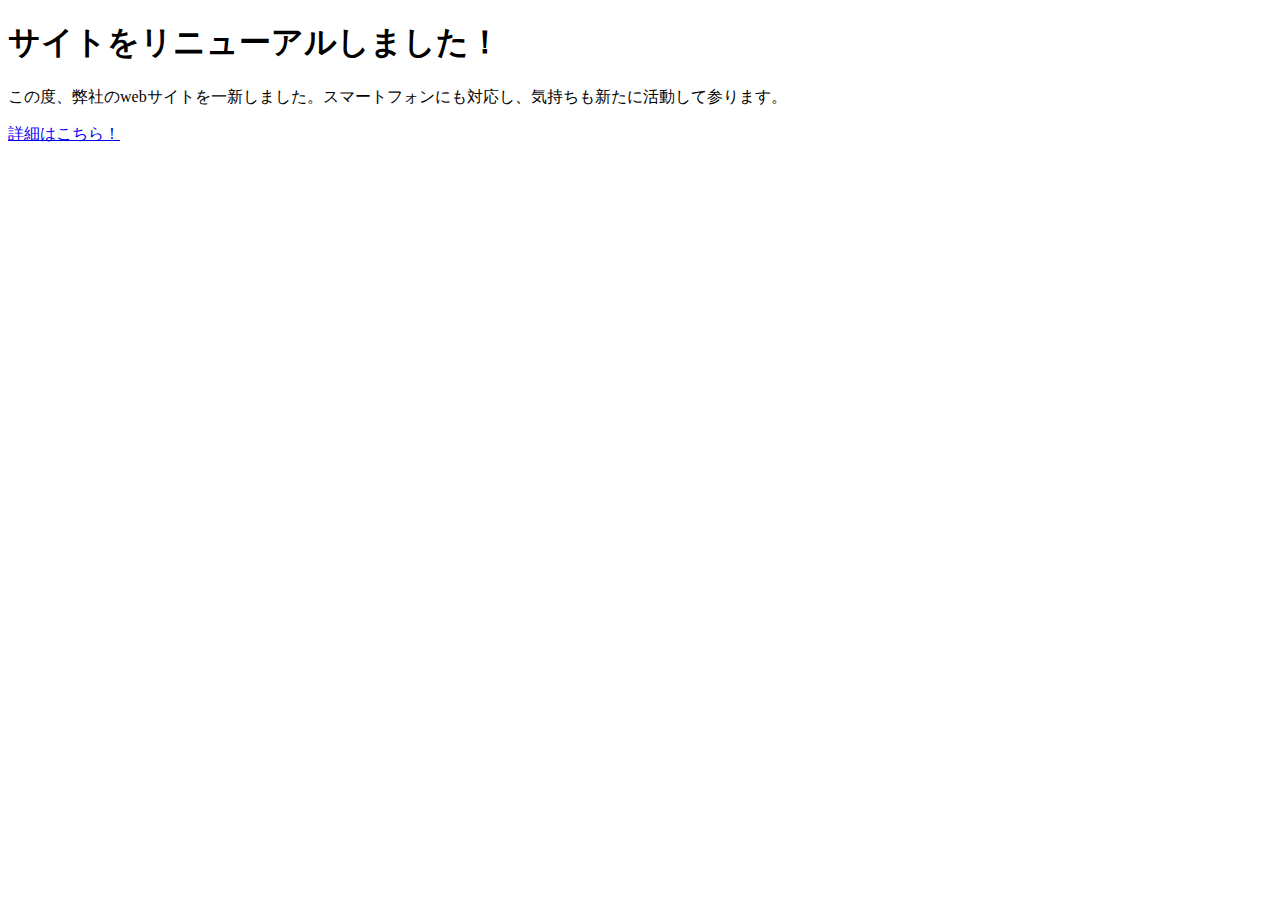
<file: ensyu/01.html>
<!DOCTYPE html>
<html lang="ja">
  <head>
    <meta charset="UTF-8" />
    <title>マークアップされたHTML文書</title>
  </head>
  <body>
    <article>
      <h1>サイトをリニューアルしました！</h1>
      <p>
        この度、弊社のwebサイトを一新しました。スマートフォンにも対応し、気持ちも新たに活動して参ります。
      </p>
      <a href="http://example.com">詳細はこちら！</a>
    </article>
  </body>
</html>
</file>
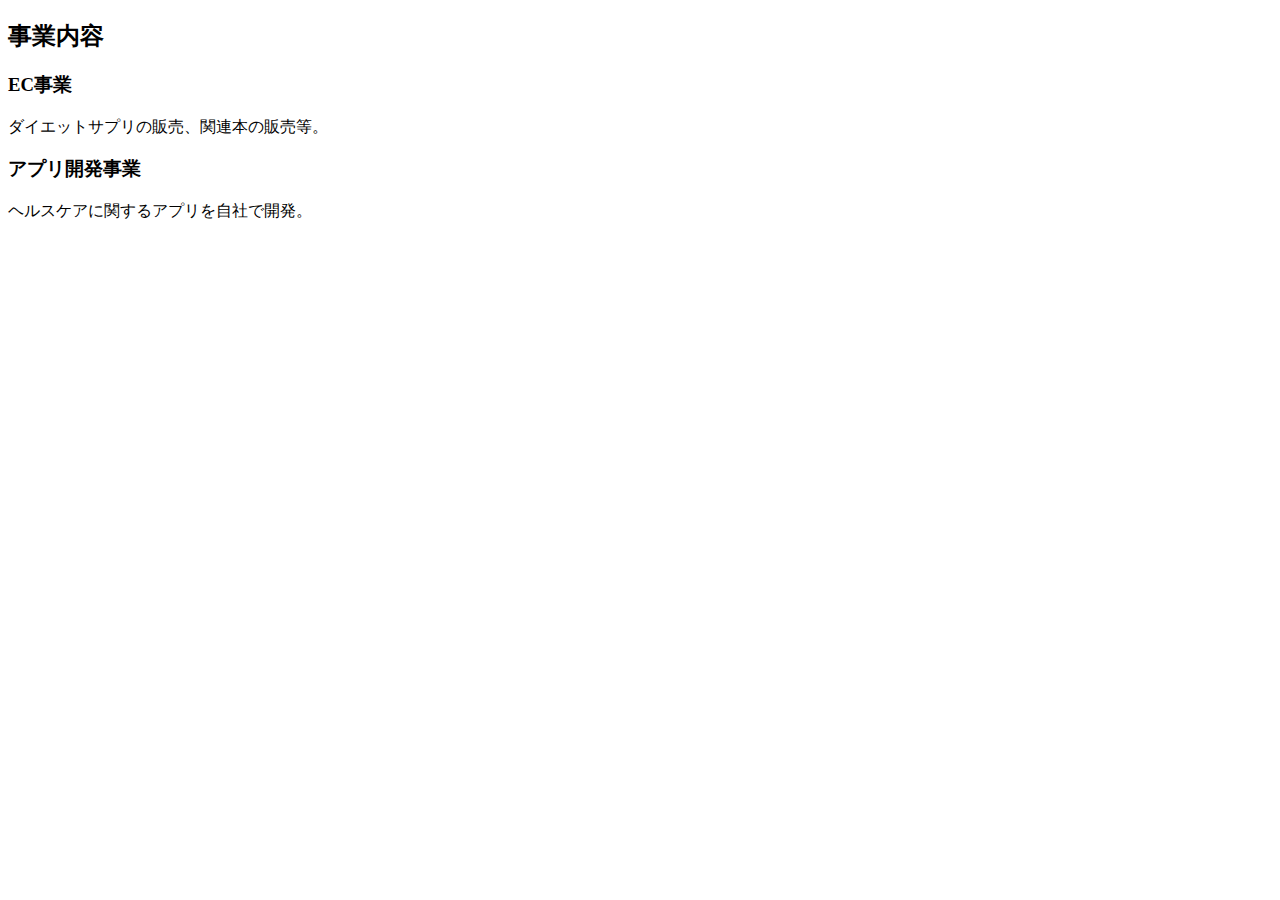
<file: ensyu/03.html>
<!DOCTYPE html>
<html lang="ja">
  <head>
    <meta charset="UTF-8" />
    <title>sectionタグの入れ子</title>
  </head>
  <body>
    <section>
      <h2>事業内容</h2>
      <section>
        <h3>EC事業</h3>
        <p>ダイエットサプリの販売、関連本の販売等。</p>
      </section>
      <section>
        <h3>アプリ開発事業</h3>
        <p>ヘルスケアに関するアプリを自社で開発。</p>
      </section>
    </section>
  </body>
</html>
</file>
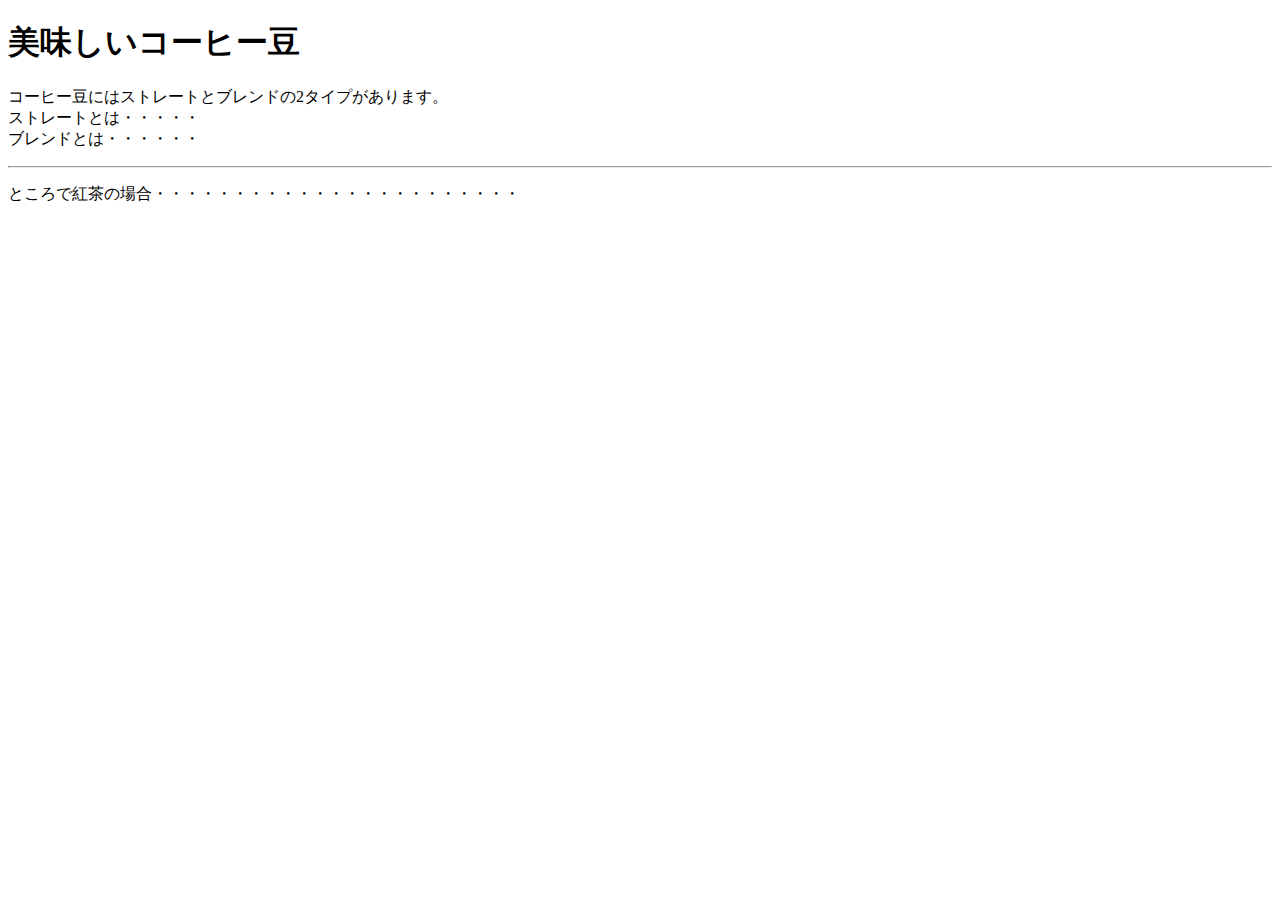
<file: ensyu/04.html>
<!DOCTYPE html>
<html lang="ja">
  <head>
    <meta charset="UTF-8" />
    <title>brタグとhrタグの正しい使用例</title>
  </head>
  <body>
    <section>
      <h1>美味しいコーヒー豆</h1>
      <p>
        コーヒー豆にはストレートとブレンドの2タイプがあります。<br />
        ストレートとは・・・・・<br />
        ブレンドとは・・・・・・
      </p>
      <hr />
      <p>ところで紅茶の場合・・・・・・・・・・・・・・・・・・・・・・・</p>
    </section>
  </body>
</html>
</file>
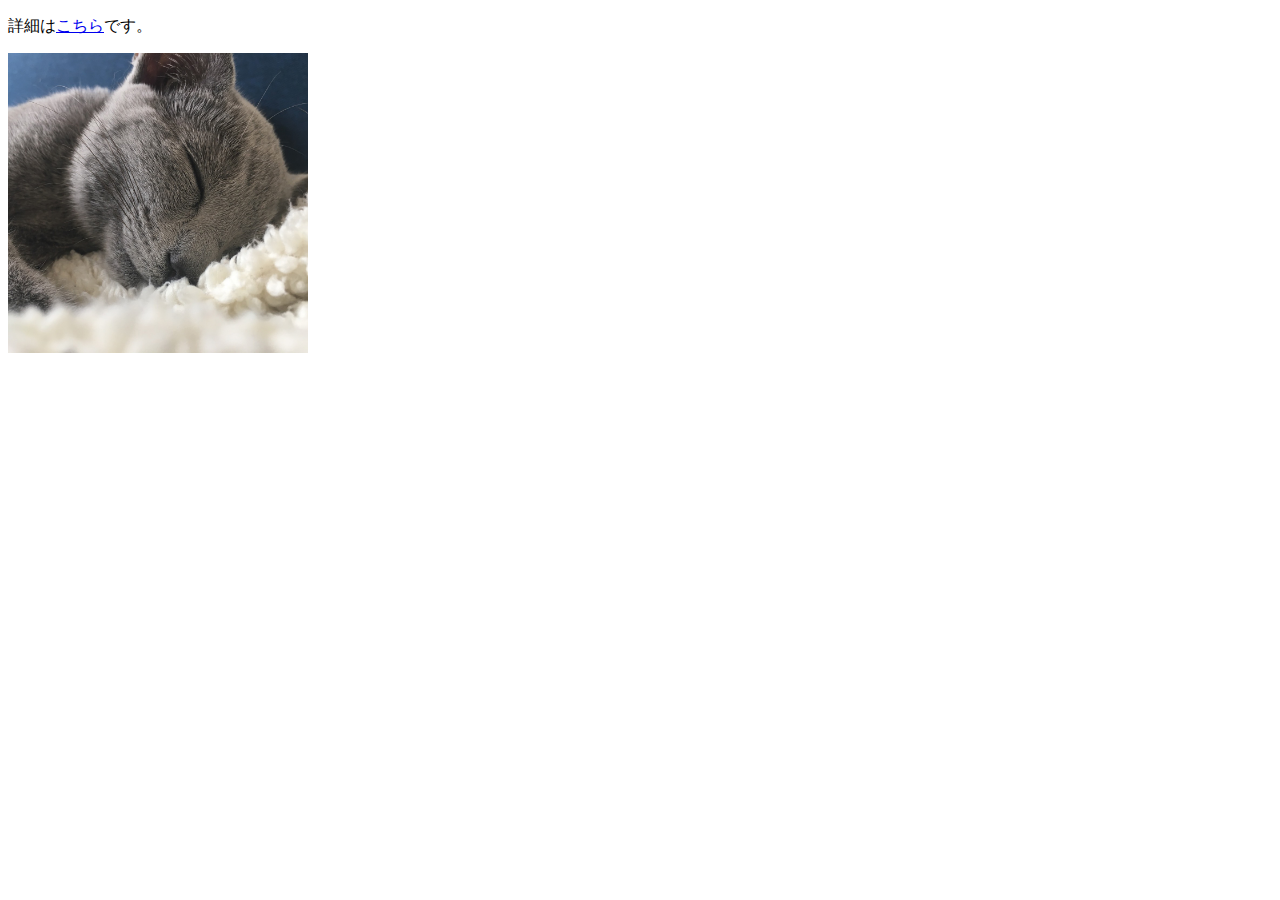
<file: ensyu/05.html>
<!DOCTYPE html>
<html lang="ja">
  <head>
    <meta charset="UTF-8" />
    <title>リンクと画像</title>
  </head>
  <body>
    <p>詳細は<a href="http://example.com" target="_blank">こちら</a>です。</p>
    <p>
      <img
        src="../img/cat.jpg"
        alt="寝ている猫の写真"
        width="300"
        height="300"
      />
    </p>
  </body>
</html>
</file>
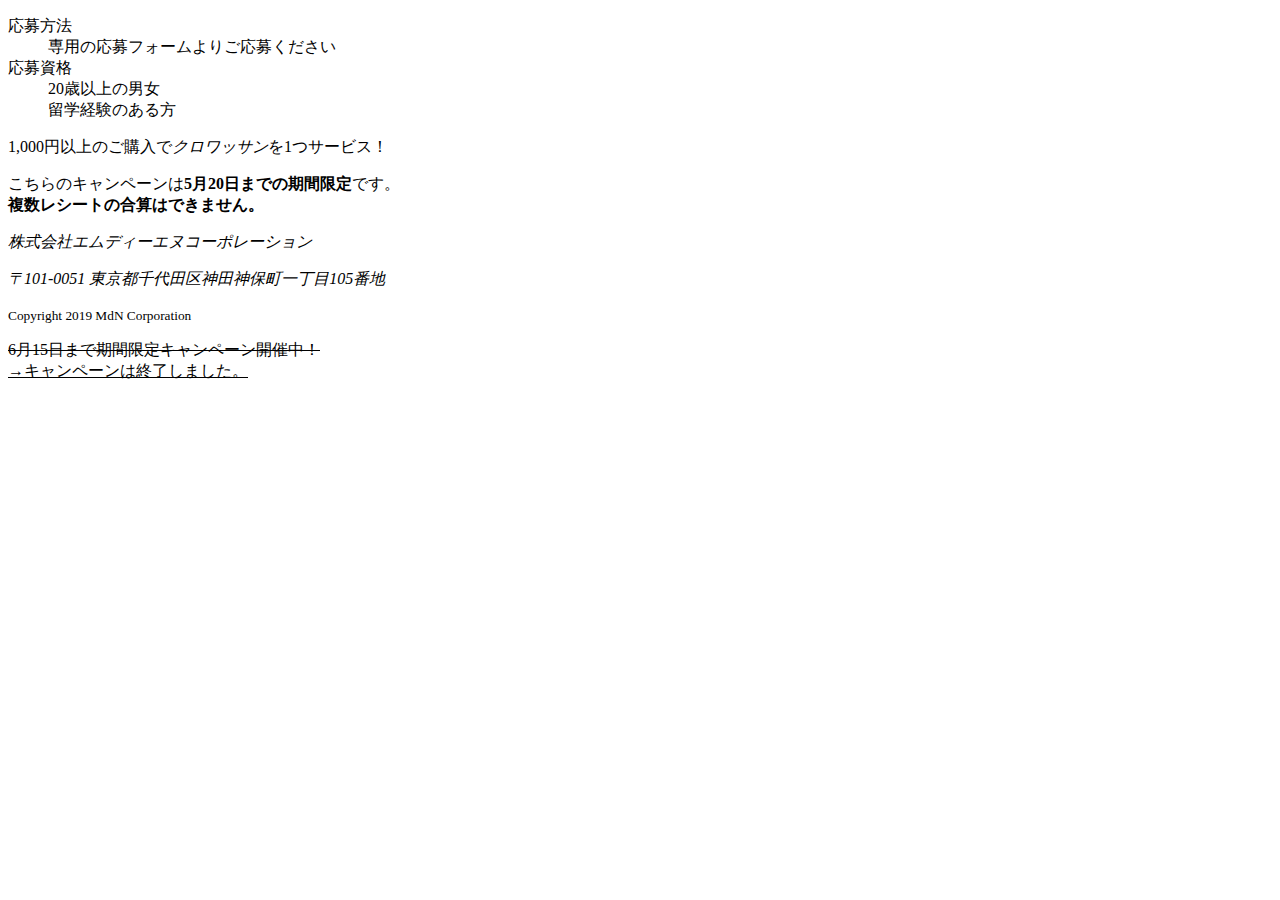
<file: ensyu/06.html>
<!DOCTYPE html>
<html lang="ja">
  <head>
    <meta charset="UTF-8" />
    <title>演習06</title>
  </head>
  <body>
    <!--Lesson4-15-->
    <dl>
      <div>
        <dt>応募方法</dt>
        <dd>専用の応募フォームよりご応募ください</dd>
      </div>
      <div>
        <dt>応募資格</dt>
        <dd>20歳以上の男女</dd>
        <dd>留学経験のある方</dd>
      </div>
    </dl>
    <!--Lesson4-16-->
    <p>1,000円以上のご購入で<em>クロワッサン</em>を1つサービス！</p>
    <p>
      こちらのキャンペーンは<strong>5月20日までの期間限定</strong>です。<br />
      <strong>複数レシートの合算はできません。</strong>
    </p>

    <!--Lesson4-17-->
    <address>
      <p>株式会社エムディーエヌコーポレーション</p>
      <p>〒101-0051 東京都千代田区神田神保町一丁目105番地</p>
    </address>
    <p>
      <small>Copyright 2019 MdN Corporation</small>
    </p>

    <!--Lesson4-21-->
    <p>
      <del>6月15日まで期間限定キャンペーン開催中！</del><br />
      <ins> →キャンペーンは終了しました。</ins>
    </p>
  </body>
</html>
</file>
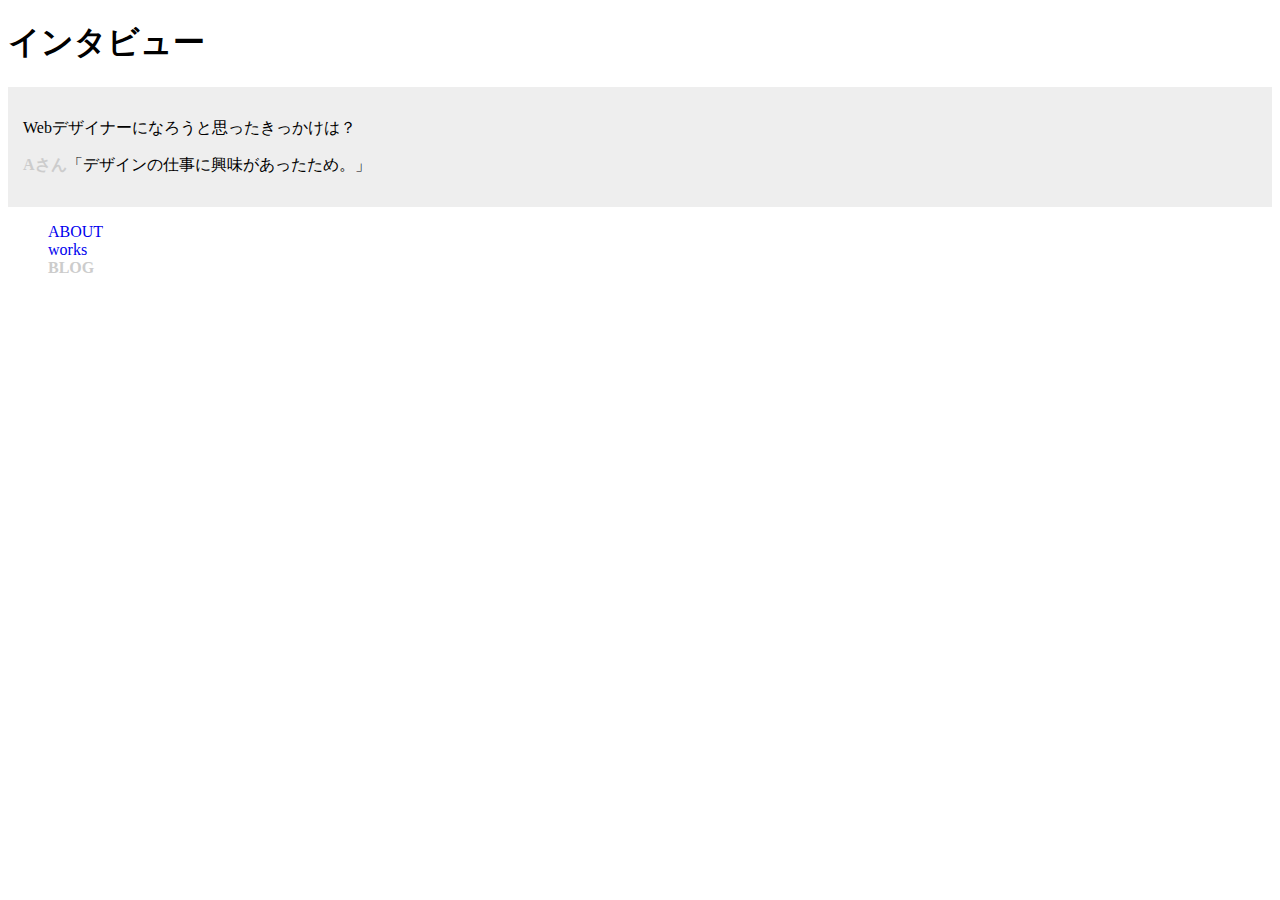
<file: ensyu/07.html>
<!DOCTYPE html>
<html lang="ja">
  <head>
    <meta charset="UTF-8" />
    <title>divタグとspanタグ</title>
    <style>
      div {
        background-color: #eee;
        padding: 15px;
      }
      span {
        color: rgb(0, 0, 255);
        font-weight: bold;
      }
      ul {
        list-style: none;
      }
      a {
        text-decoration: none;
      }
      span {
        color: #ccc;
      }
    </style>
  </head>

  <body>
    <h1>インタビュー</h1>
    <div>
        <p>Webデザイナーになろうと思ったきっかけは？</p>
        <p><span>Aさん</span>「デザインの仕事に興味があったため。」</p>
    </div>
    <ul>
        <li><a href="about.html">ABOUT</a></li>
        <li><a href="works.html">works</a></li>
        <li><span>BLOG</span></li>
    </ul>
  </body>
</html>
</file>
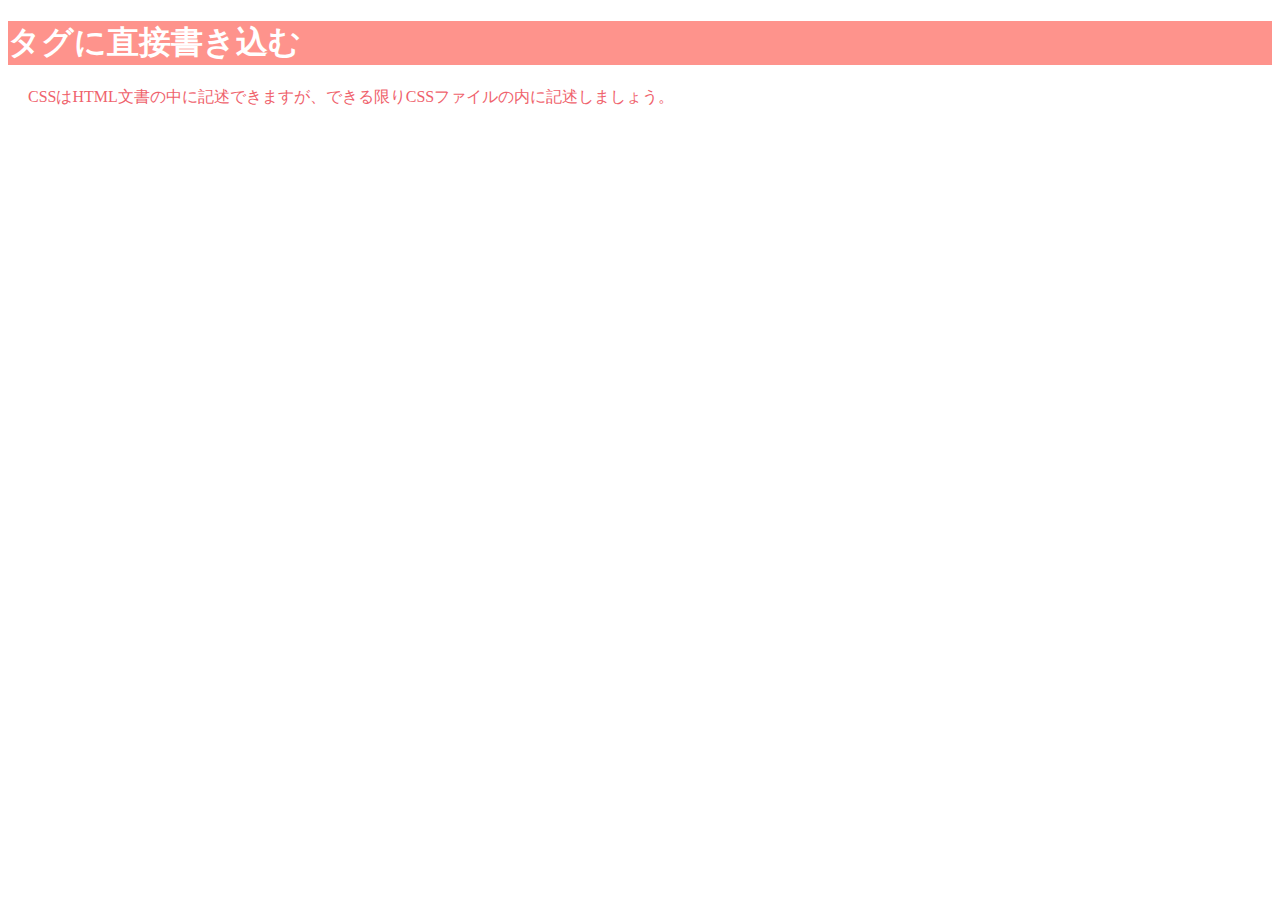
<file: ensyu/08.html>
<!DOCTYPE html>
<html lang="ja">
  <head>
    <meta charset="UTF-8" />
    <title>CSSを読み込む</title>
    <link rel="stylesheet" href="08.css" />
    <style>
      h1 {
        color: #fff;
      }
    </style>
  </head>
  <body>
    <h1 style="background-color: #fe938c">タグに直接書き込む</h1>
    <p>
      CSSはHTML文書の中に記述できますが、できる限りCSSファイルの内に記述しましょう。
    </p>
  </body>
</html>
</file>
<file: lesson6/css/style.css>
@charset "utf-8";

/* 初期スタイル調整 */
* {
  box-sizing: border-box;
}

/* body全体の初期スタイル調整 */
body {
  font-size: 16px;
  line-height: 1.5;
  font-family: -apple-system, BlinkMacSystemFont, "Helvetica Neue", YuGothic, "ヒラギノ角ゴ ProN W3", "Hiragino Kaku Gothic ProN", Arial, "メイリオ", Meiryo, sans-serif;
  color: #806342;
  background-color: #fff;
}

/* 各要素の初期スタイル調整 */
h1,h2{
  margin-top: 0;
  margin-bottom: 30px;
  line-height: 1.2;
}

a{
  color: #806342;
  text-decoration: none;
}

a:hover{
  text-decoration: underline;
}

p{
  margin-top: 0;
  margin-bottom: 1em;
}

ul{
  margin: 1em 0;
  padding: 0;
  list-style: none;
}

figure{
  margin: 0;
}

img{
  max-width: 100%;
  height: auto;
}

address{
  font-style: normal;
}




/* 初期スタイル調整ここまで */


/* --------------------------------------------------
  細部のスタイル指定ここから
-------------------------------------------------- */

/* ヘッダー */
.header {
   width: 1000px;
   margin: 0 auto;
   padding: 20px 0;
}

/* ロゴ */
.logo {
   margin: 0;
   text-align: center;
}

/* メイン */
.main{
  width: 1000px;
  margin: 0 auto;
}
/* トップ（メインイメージ） */
.top{
  margin-bottom: 20px;
  text-align: center;
}
/* ナビゲーション */

/* ナビリスト */
.nav{
  margin-bottom: 50px;
  text-align: center;
}
.nav-list li{
  display: inline-block;
  margin: 0;
  border-left: 1px solid #806342;
}
.nav-list li:first-child{
  border-left: none;
}
.nav-list a{
  display: inline-block;
  padding: 0 15px;
  line-height: 1.2;
  text-transform: uppercase;
}
/* セクション */
.section{
  margin: 0 auto 80px;
}
/* 見出し */
.heading{
  margin-bottom: 40px;
  text-align: center;
}
/* アバウト */
.about{
  text-align: center;
}
/* メニュー */
.menu{
  text-align: center;
}
/*トップに戻るボタンを右下に固定*/
.pagetop{
  position: fixed;
  bottom: 20px;
  right: 20px;
}

/* メニューリスト */
.menu-list {
    display: inline-block;
    margin-left: 30px;
    list-style: disc;
    text-align: left;
}

.menu-list li{
  list-style: none;
}

.menu-list li::before{
  content: '';
  display: inline-block;
  width: 16px;
  height: 16px;
  margin-right: 8px;
  background-image: url(../img/menu_li.png);
  background-size: contain;
  vertical-align: middle;
}

/* フォト */
.photos{
  width: 750px;
}

/* フォトリスト */
.photos-list li{
  margin-bottom: 30px;
}
.photos figcaption{
  font-size: 12px;
}

/* アクセス */
.access {
  width: 600px; /* アクセス全体の横幅 */
}

/* アクセス 左右横並び */
.access-row {
  /* flexbox（横並びにする要素の親に指定） */
  display: flex;
  /* flexboxの中身を左右均等に配置する */
  justify-content: space-between;
  /* flexboxの中身の上下を中央揃えにする */
  align-items: center;
  margin: 0 auto;
}

/* 左側（フレックスアイテム） */
.access-address {
  font-size: 14px;
}
.access-address strong {
  display: block; /* ブロックレベルとして扱う */
  margin: 10px 0;
  font-size: 22px;
}

/* 右側（フレックスアイテム） */
.access-map {
  /* フレックスアイテムへの指定 */
  flex: 0 1 295px;
  max-width: 295px;
}

/* フッター */
.footer {
  min-width: 1000px; /* 最小幅の指定 */
  margin: 0 auto;
  padding: 20px 0;
  background-color: #806342; /* 背景色の指定 */
}

/* フッターの中身 */
.footer-container {
  /* flexbox（横並びにする要素の親に指定） */
  display: flex;
  width: 660px;
  margin: 0 auto;
}

/* フッターロゴ（左側） */
.footer-logo {
  /* フレックスアイテムへの指定 */
  flex: 0 1 200px;
  max-width: 200px;
  margin: 0;
}

/* フッター その他要素（右側） */
.footer-body {
  /* フレックスアイテムへの指定 */
  flex: 0 1 auto;
  padding-top: 20px;
}

/* フッターナビ */
.footer-nav {
  margin-bottom: 20px;
}

/* フッターナビリスト */
.footer-nav-list li {
  display: inline-block;
  margin: 0;
  border-left: 1px solid #fff;
}
.footer-nav-list li:first-child {
  border-left: none; /* 最初のliから左の境界線を消す */
}
.footer-nav-list a {
  display: inline-block;
  padding: 0 15px;
  line-height: 1.2;
  color: #fff;
  text-transform: uppercase;
}

/* コピーライト */
.copyright {
  margin: 0;
  padding-left: 15px;
  color: #fff;
}
.copyright small {
  font-size: 11px;
}

/* ここから追加課題用の設定 */

/* YouTube・Google MAPのサイズ */
figure iframe{
  width: 100%;
}
/* トップ画像をスライド */
.slide{
  white-space: nowrap;
  overflow: hidden;
}
.slide img{
  width: inherit;
  height: inherit;
  margin: 0;
  padding: 0;
  border: none;
}
@keyframes slide-4{
  0%{margin-left: 0;}
  33%{margin-left: -100%;}
  66%{margin-left: -200%;}
  100%{margin-left: -300%;}
}
.slide>:first-child{
  animation-name: slide-4;
  animation-duration: 40s;
  animation-timing-function: ease-in-out;
  animation-delay: 5s;
  animation-iteration-count: infinite;
}
/* トップに戻るボタンを右下に固定 */
</file>
<file: lesson7/css/style.css>
@charset "utf-8";
/* 初期スタイル調整 */
* {
  -webkit-box-sizing: border-box;
  box-sizing: border-box;
}

/* body全体の初期スタイル調整 */
body {
  font-size: 16px;
  line-height: 1.5;
  font-family: -apple-system, BlinkMacSystemFont, "Helvetica Neue", YuGothic, "ヒラギノ角ゴ ProN W3", "Hiragino Kaku Gothic ProN", Arial, "メイリオ", Meiryo, sans-serif;
  color: #111;
  background-color: #eff9fd;
}

/* 各要素の初期スタイル調整 */
h1, h2, h3 {
  margin-top: 0;
  margin-bottom: 30px;
  line-height: 1.2;
}
a {
  color: #032559;
  text-decoration: none;
}
a:hover {
  color: #032559;
  text-decoration: underline;
}
p {
  margin-top: 0;
  margin-bottom: 1em;
}
ul {
  margin: 1em 0;
  padding: 0;
  list-style: none;
}
figure {
  margin: 0;
}
img {
  max-width: 100%;
  height: auto;
}
address {
  font-style: normal;
}
/* ---------- 初期スタイル調整 ここまで ---------- */

/* --------------------------------------------------
  共通部分のスタイル指定
-------------------------------------------------- */
/* ヘッダー */
.header {
  position: relative;
  /* メニューボタンの絶対配置の基準となる */
  padding: 15px 0 0;
  background-color: #fff;
}
/* ロゴ */
.logo {
  width: 140px;
  margin: 0 auto;
  /* 左右中央揃えに配置 */
  padding-bottom: 5px;
}
/* ナビゲーション用チェックボックス */
/* --------------------
  チェックボックスでメニュー項目の表示／非表示を切り替える。
  ブラウザ上にはチェックボックスを表示したくないため、
  「display: none;」で非表示にしている。
  -------------------- */
.nav-toggle {
  display: none;
}
/* ハンバーガーボタン */
.btn-burger {
  position: absolute;
  /* 親要素（.header）を基準に絶対配置 */
  top: 5px;
  right: 10px;
  z-index: 2;
  /* ボックスの重なりの優先順位を指定。数値が大きいほど、手前（上）に配置される */
  display: block;
  /* ブロックレベル性質になるため、幅・高さを指定できる */
  width: 44px;
  height: 44px;
  background: url("../img/burger.svg") center center / 35px 20px no-repeat;
  /* ハンバーガーボタンの画像を指定 */
  cursor: pointer;
  /* カーソルの形状を指定 */
}
/* メニューが開いたときの、ハンバーガーボタンの画像を指定 */
.nav-toggle:checked~.btn-burger {
  background: url("../img/close.svg") center center / 26px 26px no-repeat;
}
/* ナビゲーション */
.nav {
  padding-top: 10px;
  background: url("../img/nav_bg.png") center center / cover no-repeat;
}
.nav-list {
  display: none;
  /* 最初はメニュー（ul要素）を非表示にしておく指定 */
  margin: 0;
  padding-bottom: 10px;
}
.nav-list li {
  margin: 0;
  padding: 10px;
}
.nav-list a {
  display: block;
  /* ブロックレベルで扱い、縦並びに表示している */
  color: #fff;
}
/* メニューが開いたとき、<ul>を表示する */
.nav-toggle:checked~.nav .nav-list {
  display: block;
}
/* ----------ナビゲーションのスタイル指定 ここまで---------- */

/* セクション */
.section {
  max-width: 1000px;
  margin: 50px auto;
  padding: 0 10px;
}
/* 見出し（h2） */
.heading-section {
  text-align: center;
}
/* トップページ横並び要素の見出し（h3） */
.heading-topic {
  margin-bottom: 10px;
  font-size: 20px;
  text-align: center;
  color: #032559;
}
/* フッター全体 */
.footer {
  padding: 40px 0 30px;
  color: #032559;
  text-align: center;
  background: url("../img/footer_bg.png") center center / cover no-repeat;
  /* 背景画像の指定 */
}
/* フッターロゴ */
.footer-logo {
  margin-bottom: 10px;
}
/* 連絡先 */
.footer-address {
  margin: 10px 0;
}
/* SNSのリンクボタン */
.footer-sns {
  margin: 20px 0;
  text-align: center;
  /* 中身を左右中央揃えで配置 */
}
.footer-sns a {
  display: inline-block;
  /* インラインの性質を保ちながら、ブロックレベルの性質を加えている。 */
  margin: 0 5px;
}
.footer-sns img {
  vertical-align: middle;
  /* 垂直方向中央揃えで配置*/
}
/* コピーライト */
.copyright {
  margin: 0;
}
.copyright small {
  font-size: 11px;
}

/* --------------------------------------------------
  トップページ
-------------------------------------------------- */
/* メインイメージ */
.top {
    height: 200px;
  margin-bottom: 50px;
  background: url("../img/top.jpg") center bottom / cover no-repeat;
}
/* 横並び要素（幅768px未満では縦並びで配置される） */
.col {
  max-width: 300px;
  margin: 0 auto 50px;
}
.col-image {
  margin-bottom: 10px;
}
.col p {
  margin-bottom: 0;
}

/* --------------------------------------------------
  営業案内
-------------------------------------------------- */
/* 営業時間 */
.open-time {
  text-align: center;
}
.open-time-list {
  display: inline-block;
  margin: 0 0 0 30px;
  list-style: disc;
  text-align: left;
}
/* 入場料（テーブル） */
/* テーブル全体への指定 */
.price-table {
  width: 100%;
  border-collapse: collapse;
  /* テーブルの境界線が重ねて表示する */
  font-size: 12px;
}
/* <thead>に対する指定 */
.price-table thead{
  color: #fff;
  background-color: #4184e2;
}
/* <th>と<td>に対する指定 */
.price-table th,
.price-table td{
  padding: 20px 15px;
  font-weight: 500;
  border: 1px solid #707070;
}
/* <tbody>内の<th>に対する指定 */
.price-table tbody th{
  text-align: left;
  background-color: #fff;
}
/* <tbody>内の<td>に対する指定 */
.price-table tbody td{
  background-color: #fff;
}
/* --------------------------------------------------
  お問い合わせフォーム
-------------------------------------------------- */
/* フォームの3つのブロックに対する指定 */
.form-group {
  margin-bottom: 20px;
}
/* 項目名に対する指定 */
.form-label {
  display: block;
  margin-bottom: 10px;
  color: #032559;
}
/* 送信ボタンを囲む<div>に対する指定 */
.form-btn {
  margin: 30px 0;
  text-align: center;
}
/* 入力欄に対する指定 */
input[type="text"],
input[type="email"],  
textarea{
  width: 100%;
  padding: 10px;
  border: 1px solid #999;
} 
/* 入力欄が:focus（入力状態）のとき */
input[type="text"]:focus,
input[type="email"]:focus,  
textarea:focus{
  border-color: #032559;
  outline: none;
}
/* 送信ボタン */
button[type="submit"]{
  background: none;
  border: none;
  cursor: pointer;
}
/* 送信ボタンが:hoverのとき */
button[type="submit"]:hover{
  opacity: 0.65;
}
/* --------------------------------------------------
  幅768px未満のスタイル指定 ここまで
-------------------------------------------------- */

/* --------------------------------------------------
  幅768px以上のスタイル指定 ここから
-------------------------------------------------- */
@media screen and (min-width: 768px) {
  /* ヘッダー */
  .header {
    padding: 40px 0 0;
  }
  /* ロゴ */
  .logo {
    width: auto;
    margin: 0 0 20px;
    padding: 0;
    text-align: center;
  }
  /* ハンバーガーボタン */
  .btn-burger {
    display: none;
    /* 768px以上では使用しない */
  }
  /* ナビゲーション */
  .nav {
    padding: 40px 0;
  }
  .nav-list {
    /* flexbox（横並びにする要素の親に指定） */
    display: flex;
    /* フレックスアイテムを主軸方向（横方向）中央揃えで配置 */
    justify-content: center;
    /* フレックスアイテムを交差軸方向（縦方向）中央揃えで配置 */
    align-items: center;
    padding: 0;
  }
  .nav-list li {
    /* フレックスアイテムに対する指定 */
    flex: 0 1 auto;
    padding: 0 20px;
    line-height: 1;
    border-right: 1px solid #fff;
    /* 縦棒を表示 */
  }
  .nav-list li:first-child {
    border-left: 1px solid #fff;
    /* 縦棒を表示 */
  }
  /* 幅768px未満でメニューを開いた状態から、ウィンドウ幅を768px以上に広げたとき、メニューにflexboxを適用して<li>を横並び表示に切り替える */
  .nav-toggle:checked~.nav .nav-list {
    display: flex;
  }
  /* セクション */
  .section {
    margin-bottom: 100px;
  }
  /* 見出し（h2） */
  .heading-section {
    margin-bottom: 50px;
  }
  /* フッター */
  .footer {
    padding: 50px 0 20px;
  }
  .footer-sns {
    margin: 30px 0;
  }
  /* --------------------------------------------------
  トップページ
  -------------------------------------------------- */
  /* メインイメージ */
  .top {
    height: 378px;
    margin-bottom: 70px;
  }
  /* 横並び */
  .row {
    /* flexbox（横並びにする要素の親に指定） */
     display: flex;
    justify-content: space-between;
  }
  /* 横並び要素 */
  .col {
    /* フレックスアイテムに対する指定 */
    flex: 0 1 32%;
    margin: 0;
  }
  /* --------------------------------------------------
  営業案内
  -------------------------------------------------- */
  /* 入場料（テーブル） */
  .price-table {
    font-size: 16px;
  }
  /* <th>と<td>に対する指定 */
  .price-table th, .price-table td {
    padding: 20px;
  }
  /* --------------------------------------------------
  お問い合わせフォーム
  -------------------------------------------------- */
  /* フォームの3つのブロックに対する指定 */
  .form-group {
    /* flexbox（横並びにする要素の親に指定） */
    display: flex;
    max-width: 800px;
    /* 横幅の最大値 */
    margin-bottom: 10px;
  }
  /* 項目名に対する指定 */
  .form-label {
    /* フレックスアイテムに対する指定 */
    flex: 0 0 12em;
    max-width: 12em;
    margin: 0;
    padding-top: 5px;
  }
  /* 入力欄を囲む<div>に対する指定 */
  .form-col {
    /* フレックスアイテムに対する指定 */
    flex: 0 1 100%;
  }
}
/* --------------------------------------------------
  幅768px以上のスタイル指定 ここまで
  -------------------------------------------------- */
</file>
<file: portfolio/css/ress.css>
/*!
 * ress.css • v3.0.1
 * MIT License
 * github.com/filipelinhares/ress
 */

/* # =================================================================
   # Global selectors
   # ================================================================= */

html {
  box-sizing: border-box;
  word-break: normal;
  -moz-tab-size: 4;
  tab-size: 4;

  -webkit-text-size-adjust: 100%; /* Prevent adjustments of font size after orientation changes in iOS */
}

*,
::before,
::after {
  box-sizing: inherit;
  background-repeat: no-repeat; /* Set `background-repeat: no-repeat` to all elements and pseudo elements */
}

::before,
::after {
  vertical-align: inherit;
  text-decoration: inherit; /* Inherit text-decoration and vertical align to ::before and ::after pseudo elements */
}

* {
  margin: 0;
  padding: 0; /* Reset `padding` and `margin` of all elements */
}

/* # =================================================================
   # General elements
   # ================================================================= */

hr {
  overflow: visible; /* Show the overflow in Edge and IE */
  height: 0; /* Add the correct box sizing in Firefox */
}

details,
main {
  display: block; /* Render the `main` element consistently in IE. */
}

summary {
  display: list-item; /* Add the correct display in all browsers */
}

small {
  font-size: 80%; /* Set font-size to 80% in `small` elements */
}

[hidden] {
  display: none; /* Add the correct display in IE */
}

abbr[title] {
  /* Add the correct text decoration in Chrome, Edge, IE, Opera, and Safari */
  text-decoration: underline;
  text-decoration: underline dotted;
  border-bottom: none; /* Remove the bottom border in Chrome 57 */
}

a {
  background-color: transparent; /* Remove the gray background on active links in IE 10 */
}

a:active,
a:hover {
  outline-width: 0; /* Remove the outline when hovering in all browsers */
}

code,
kbd,
pre,
samp {
  font-family: monospace, monospace; /* Specify the font family of code elements */
}

pre {
  font-size: 1em; /* Correct the odd `em` font sizing in all browsers */
}

b,
strong {
  font-weight: bolder; /* Add the correct font weight in Chrome, Edge, and Safari */
}

/* https://gist.github.com/unruthless/413930 */
sub,
sup {
  position: relative;
  font-size: 75%;
  line-height: 0;
  vertical-align: baseline;
}

sub {
  bottom: -.25em;
}

sup {
  top: -.5em;
}

/* # =================================================================
   # Forms
   # ================================================================= */

input {
  border-radius: 0;
}

/* Replace pointer cursor in disabled elements */
[disabled] {
  cursor: default;
}

[type="number"]::-webkit-inner-spin-button,
[type="number"]::-webkit-outer-spin-button {
  height: auto; /* Correct the cursor style of increment and decrement buttons in Chrome */
}

[type="search"] {
  outline-offset: -2px; /* Correct the outline style in Safari */

  -webkit-appearance: textfield; /* Correct the odd appearance in Chrome and Safari */
}

[type="search"]::-webkit-search-decoration {
  -webkit-appearance: none; /* Remove the inner padding in Chrome and Safari on macOS */
}

textarea {
  overflow: auto; /* Internet Explorer 11+ */
  resize: vertical; /* Specify textarea resizability */
}

button,
input,
optgroup,
select,
textarea {
  font: inherit; /* Specify font inheritance of form elements */
}

optgroup {
  font-weight: bold; /* Restore the font weight unset by the previous rule */
}

button {
  overflow: visible; /* Address `overflow` set to `hidden` in IE 8/9/10/11 */
}

button,
select {
  text-transform: none; /* Firefox 40+, Internet Explorer 11- */
}

/* Apply cursor pointer to button elements */
button,
[type="button"],
[type="reset"],
[type="submit"],
[role="button"] {
  cursor: pointer;
  color: inherit;
}

/* Remove inner padding and border in Firefox 4+ */
button::-moz-focus-inner,
[type="button"]::-moz-focus-inner,
[type="reset"]::-moz-focus-inner,
[type="submit"]::-moz-focus-inner {
  padding: 0;
  border-style: none;
}

/* Replace focus style removed in the border reset above */
button:-moz-focusring,
[type="button"]::-moz-focus-inner,
[type="reset"]::-moz-focus-inner,
[type="submit"]::-moz-focus-inner {
  outline: 1px dotted ButtonText;
}

button,
html [type="button"],
/* Prevent a WebKit bug where (2) destroys native `audio` and `video`controls in Android 4 */
[type="reset"],
[type="submit"] {
  -webkit-appearance: button; /* Correct the inability to style clickable types in iOS */
}

/* Remove the default button styling in all browsers */
button,
input,
select,
textarea {
  border-style: none;
  background-color: transparent;
}

/* Style select like a standard input */
select {
  -webkit-appearance: none; /* Chrome 41+ */
  -moz-appearance: none; /* Firefox 36+ */
}

select::-ms-expand {
  display: none; /* Internet Explorer 11+ */
}

select::-ms-value {
  color: currentColor; /* Internet Explorer 11+ */
}

legend {
  display: table; /* Correct the text wrapping in Edge and IE */
  max-width: 100%; /* Correct the text wrapping in Edge and IE */
  max-width: 100%; /* Correct the text wrapping in Edge 18- and IE */
  white-space: normal; /* Correct the text wrapping in Edge and IE */
  color: inherit; /* Correct the color inheritance from `fieldset` elements in IE */
  border: 0; /* Correct `color` not being inherited in IE 8/9/10/11 */
}

::-webkit-file-upload-button {
  font: inherit; /* Change font properties to `inherit` in Chrome and Safari */
  color: inherit;
  /* Correct the inability to style clickable types in iOS and Safari */

  -webkit-appearance: button;
}

/* # =================================================================
   # Specify media element style
   # ================================================================= */

img {
  border-style: none; /* Remove border when inside `a` element in IE 8/9/10 */
}

/* Add the correct vertical alignment in Chrome, Firefox, and Opera */
progress {
  vertical-align: baseline;
}

/* # =================================================================
   # Accessibility
   # ================================================================= */

/* Hide content from screens but not screenreaders */
@media screen {
  [hidden~="screen"] {
    display: inherit;
  }
  [hidden~="screen"]:not(:active):not(:focus):not(:target) {
    position: absolute !important;
    clip: rect(0 0 0 0) !important;
  }
}

/* Specify the progress cursor of updating elements */
[aria-busy="true"] {
  cursor: progress;
}

/* Specify the pointer cursor of trigger elements */
[aria-controls] {
  cursor: pointer;
}

/* Specify the unstyled cursor of disabled, not-editable, or otherwise inoperable elements */
[aria-disabled] {
  cursor: default;
}
</file>
<file: portfolio/css/style.css>
body {
  font-family: "Montserrat","Helvetica Neue",Arial,"Hiragino Kaku Gothic ProN","Hiragino Sans",Meiryo,sans-serif;
  font-size: 14px;
  line-height: 1.8;
  letter-spacing: .8px;
  color: #333;
}

a {
  transition: opacity .3s;
  text-decoration: none;
  color: #1ca9e3;
}

img {
  max-width: 100%;
  height: auto;
  vertical-align: bottom;
  border-style: none;
}

ul,
li {
  list-style: none;
}

.pc-only {
  display: block;
}

.sp-only {
  display: none;
}

/*--------------------------------
 レイアウト
---------------------------------*/
.wrapper {
  padding-top: 73px;
}

.section {
  padding: 90px 0;
}

.section:nth-of-type(odd) {
  background-color: #f7f7f7;
}

.inner {
  max-width: 1340px;
  margin: 0 auto;
  padding: 0 40px;
}

/*--------------------------------
 見出し
---------------------------------*/
.title {
  font-size: 34px;
  font-weight: bold;
  line-height: 1;
  margin-bottom: 40px;
  text-align: center;
  letter-spacing: .05em;
  color: #333;
}

.lead {
  margin-bottom: 30px;
}

/*--------------------------------
ヘッダー
---------------------------------*/
.header {
  position: fixed;
  top: 0;
  z-index: 1;
  width: 100%;
  background-color: #fff;
  box-shadow: 0 5px 10px -6px rgba(0,0,0,.1);
}

.header .inner {
  display: flex;
  align-items: center;
  justify-content: space-between;
  padding: 20px 40px;
}

.header-logo {
  font-size: 20px;
  font-weight: bold;
  line-height: 1.2;
  margin-right: 20px;
  letter-spacing: .05em;
}

.header-logo a {
  color: #333;
}

.header-nav-list {
  display: flex;
  justify-content: space-between;
}

.header-nav-item:not(:last-child) {
  margin-right: 20px;
}

.header-nav-item a {
  position: relative;
  font-size: 13px;
  font-weight: bold;
  display: inline-block;
  padding: 5px 0;
  transition: .3s;
  letter-spacing: .05em;
  color: #333;
}
.header-nav-item a:after {
  position: absolute;
  bottom: 0;
  left: 50%;
  width: 0;
  height: 3px;
  content: "";
  transition: .3s;
  -webkit-transform: translateX(-50%);
  transform: translateX(-50%);
  background-color: #333;
}

.header-nav-item a:hover:after {
  width: 100%;
}

/*--------------------------------
 メインビジュアル
---------------------------------*/
.main-visual {
  display: flex;
  align-items: center;
  justify-content: center;
  height: 85vh;
  text-align: center;
}

.main-visual-inner {
  padding: 0 40px;
}

.main-visual-title {
  font-size: 60px;
  font-weight: bold;
  line-height: 1.2;
  margin-bottom: 5px;
  letter-spacing: .1em;
}
.main-visual-subtitle {
  font-size: 20px;
  font-weight: bold;
  line-height: 1;
  margin-bottom: 40px;
  letter-spacing: .08em;
}
.main-visual-profile{
  display: flex;
  flex-wrap: wrap;
  max-width: 800px;
  margin: 0 auto;
}
.main-visual-img {
  width: 20%;
  margin-right: 30px;
  border-radius: 50%;
}
.main-visual-img img {
  border-radius: 50%;
}
.main-visual-text {
  flex: 1;
}
.main-visual-text p:not(:last-child) {
  margin-bottom: 30px;
}

/*--------------------------------
 Works
---------------------------------*/
.works-list {
  display: flex;
  flex-wrap: wrap;
  margin-bottom: -40px;
}

.works-item {
  width: 31.74603%;
  margin-right: 1.58730%;
  margin-bottom: 40px;
  color: #333;
}

.works-img img {
  border: 1px solid #e6e6e6;
}

.btn-denim {
  display: inline-block;
  max-width: 180px;
  text-align: center;
  background-color: #293b6a;
  font-size: 16px;
  color: #FFF;
  text-decoration: none;
  font-weight: bold;
  padding: 8px 16px;
  border: 1px dashed #FFF;
  box-shadow: 0px 0px 0px 2px #293b6a;/* box-shadowで外枠を */
}

.btn-denim:hover {
  border-style: solid;
}

.btn-open {
  display: inline-block;
  max-width: 180px;
  height:50px;
  text-align: center;
  background-color: #9ec34b;
  font-size: 16px;
  line-height: 52px;
  color: #FFF;
  text-decoration: none;
  font-weight: bold;
  border: 2px solid #9ec34b;
  position: relative;
  overflow: hidden;
  z-index: 1;
}
.btn-open:after{
  width: 100%;
  height: 0;
  content:"";
  position: absolute;
  top: 50%;
  left: 50%;
  background : #FFF;
  opacity: 0;
  transform: translateX(-50%) translateY(-50%) rotate(45deg);
  transition: .2s;
  z-index: -1;
}
.btn-open:hover{
  color: #9ec34b;
}
.btn-open:hover:after{
  height: 240%;
  opacity: 1;
}
.btn-open:active:after{
  height: 340%;
  opacity: 1;
}

.btn-box {
  display: inline-block;
  max-width: 180px;
  text-align: center;
  font-size: 16px;
  color: #9ec34b;
  text-decoration: none;
  font-weight: bold;
  padding: 8px 16px;
  position: relative;
  border: 2px solid #9ec34b;
  transition: .4s;
}

.btn-box:hover {
  border: 2px solid transparent;
  color: #000;
}

.btn-box:before, .btn-box:after {
  width: 100%;
  height: 100%;
  z-index: 3;
  content: "";
  position: absolute;
  top: 0;
  left: 0;
  box-sizing: border-box;
  transform: scale(0);
  transition: .2s;
}

.btn-box:before {
  border-bottom: 2px solid #000;
  border-left: 2px solid #000;
  transform-origin: 100% 0%;
}

.btn-box:after {
  border-top: 2px solid #000;
  border-right: 2px solid #000;
  transform-origin: 0% 100%;
}

.btn-box:hover:after,
.btn-box:hover:before {
  transform: scale(1);
}

.btn-gradation {
  display: inline-block;
  max-width: 180px;
  text-align: center;
  font-size: 16px;
  color: #FFF;
  text-decoration: none;
  font-weight: bold;
  padding: 12px 24px;
  border-radius: 4px;
  background-image: linear-gradient(-90deg, #89eb75, #f1e753);
  transition: .5s;
  background-size: 200%;
}

.btn-gradation:hover {
  background-position: right center;
}

/*--------------------------------
 Skill
---------------------------------*/
.skill-list {
  display: flex;
  flex-wrap: wrap;
  justify-content: space-between;
  margin-bottom: -50px;
}

.skill-item {
  display: flex;
  align-items: flex-start;
  justify-content: space-between;
  width: 48%;
  margin-bottom: 50px;
}

.skill-img {
  width: 60px;
  height: auto;
  margin-right: 20px;
}

.skill-body {
  flex: 1;
}

.skill-name {
  margin-bottom: 3px;
}

/*--------------------------------
 About
---------------------------------*/
.profile {
  display: flex;
  flex-wrap: wrap;
  max-width: 800px;
  margin: 0 auto;
}
.profile-img {
  width: 20%;
  margin-right: 30px;
  border-radius: 50%;
}
.profile-img img {
  border-radius: 50%;
}
.profile-body {
  flex: 1;
}
.profile-body p:not(:last-child) {
  margin-bottom: 30px;
}

/*--------------------------------
 Contact
---------------------------------*/
.contact {
  text-align: center;
}

.contact-item:not(:last-child) {
  margin-right: 10px;
}

.contact-text {
  margin-top: 10px;
}
/*--------------------------------
 ページトップ
---------------------------------*/
.page-top {
  font-weight: bold;
  padding: 10px;
  cursor: pointer;
  text-align: center;
  background-color: #4c4c4c;
}

.page-top .material-icons-outlined {
  vertical-align: bottom;
  color: #fff;
}

/*--------------------------------
 フッター
---------------------------------*/
.footer {
  padding: 30px;
  background-color: #333;
}

.copyright {
  font-size: 10px;
  text-align: center;
  color: #797979;
}

/*--------------------------------
 下層：Worksページ
---------------------------------*/
.article {
  padding: 80px 0;
}

.article-inner {
  max-width: 1040px;
  margin: 0 auto;
  padding: 0 20px;
}

.article-title {
  margin-bottom: 30px;
  text-align: center;
}

.article-img {
  margin-bottom: 20px;
}

.article-body {
  max-width: 720px;
  margin: 0 auto;
  margin-bottom: 80px;
}

.article-info-title {
  font-size: 15px;
}

.article-body img {
  margin-bottom: 30px;
}

.article-body p {
  margin-bottom: 30px;
}

.home-link {
  text-align: center;
}

/*media Queries 767
----------------------------------------------------*/
@media screen and (max-width: 767px) {
  body {
    font-size: 13px;
    line-height: 1.7;
  }

  .pc-only {
    display: none;
  }

  .sp-only {
    display: block;
  }

  /* 見出し */
  .title {
    font-size: 26px;
    margin-bottom: 20px;
  }

  /* レイアウト */
  .wrapper {
    padding-top: 57px;
  }

  .section {
    padding: 60px 0;
  }

  .inner {
    padding: 0 20px;
  }

  /* ヘッダー */
  .header .inner {
    padding: 15px;
  }

  .header-logo {
    font-size: 15px;
    margin-right: 15px;
  }

  .header-nav-item:not(:last-child) {
    margin-right: 10px;
  }

  .header-nav-item a {
    font-size: 10px;
  }

  .header-nav-item a:after {
    display: none;
  }

  /*  メインビジュアル */
  .main-visual {
    height: 75vh;
  }

  .main-visual-inner {
    padding: 0 20px;
  }

  .main-visual-title {
    font-size: 30px;
  }
  .main-visual-subtitle {
    font-size: 16px;
    margin-bottom: 20px;
  }

  .main-visual-profile {
    display: block;
  }
  .main-visual-img {
    width: 150px;
    margin: 0 auto;
    margin-bottom: 25px;
  }

  .main-visual-text p:not(:last-child) {
    margin-bottom: 20px;
  }

  /* Works */
  .works-name {
    font-size: 10px;
  }

  .works-list {
    justify-content: space-between;
  }

  .works-item {
    flex: 0 0 48%;
    margin-right: 0;
    margin-bottom: 30px;
  }

  /* Skill */
  .skill-list {
    display: block;
    margin-bottom: 0;
  }

  .skill-item {
    width: 100%;
    margin-bottom: 35px;
  }

  .skill-item:last-child {
    margin-bottom: 0;
  }

  /* About */
  .profile {
    display: block;
  }
  .profile-img {
    width: 150px;
    margin: 0 auto;
    margin-bottom: 25px;
  }

  .profile-body p:not(:last-child) {
    margin-bottom: 20px;
  }

  /* フッター */
  .footer {
    padding: 20px;
  }

  /* 下層ページ */
  .article {
    padding: 50px 0;
  }
}
</file>
<file: challenge/ch.css>
@charset "UTF-8";
/*-----------------
全体の初期設定
-----------------*/
* {
  box-sizing: border-box;
  font-family: メイリオ;
  margin: 0;
}
/*-----------------
個別設定
-----------------*/
body {
  background: #f8d8bf;
  margin: 0;
  padding: 0;
}
article {
  width: 800px;
  max-width: 90%;
  margin: 20px auto;
  padding: 20px;
  background: #fff;
  position: relative;/*ヘッダーの位置を動かす*/
}
header {
  background: #f83;
  color: #fff;
  padding: 10px;
  position: absolute;/*ヘッダーの位置を動かす*/
  top: 40px;
  left: 0;
}
section {
  padding: 20px;
  border: 1px solid #ccc;
}
img {
  display: block;
  width: 100%;
  height: auto;
  margin-bottom: 40px;
}
h2 {
  color: #f83;
  margin-bottom: 10px;
}
ul,ol {
  padding-left: 1.2em;
}
address {
  text-align: center;
}
/*----------------------------
<section>を横並びにする
----------------------------*/
.flexContainer {
  display: flex;
  justify-content: space-around;
}
/*----------------------------
リンクをボタンのように見せる
----------------------------*/
.btnArea {
  margin-top: 40px;
}
p.btn {
  margin: 0 auto 40px;
  width: 300px;
  text-align: center;
}
p.btn a {
  display: block;
  padding: 20px;
  background: #f83;
  color: #fff;
  text-decoration: none;
  border-radius: 8px;
  font-size: 1.2em;
}
</file>
<file: challenge2/ch2.css>
@charset "UTF-8";

/*----------------------------
全体の初期設定
----------------------------*/
* {
  box-sizing: border-box;
  font-family: HGS明朝E;
  margin: 0;
}
body {
 background: url(../challenge2/wood.jpg) #504643 left top repeat;
 text-align: center;
  margin: 0;
  padding: 40px;
}
.wrapper {
  background: #f9f8ee;
  width: 800px;
  max-width: 90%;
  margin: 0 auto;
  padding: 20px;
}

/*----------------------------
header
----------------------------*/
header { margin-bottom: 60px; }
h1 { margin-bottom: 20px; }
ul { background: #fff; }
a {
  display: block;
  color: #196f6a;
  text-decoration: none;
  padding: 10px;
}
a:hover { background: #e4e3d6; }

/*----------------------------
main
----------------------------*/
main {
  color: #504643;
  margin-bottom: 40px;
}
h2 { margin-bottom: 20px; }
p { margin-bottom: 1em; }
em {
  font-size: 1.2em;
  font-weight: bold;
  color: #196f6a;
}

/*----------------------------
この下に、CSSの指定を記述していきましょう。
----------------------------*/
.wrapper ul {
  padding: 10px 0;
    list-style: none;
    padding-left: 0;
    display: flex;
}
li{flex: 1 1 20%}
</file>
<file: ensyu/08.css>
@charset "UTF-8";
p{
    color: #ef626c;
    font-size: 16px;
    margin: 20px;
}
</file>
